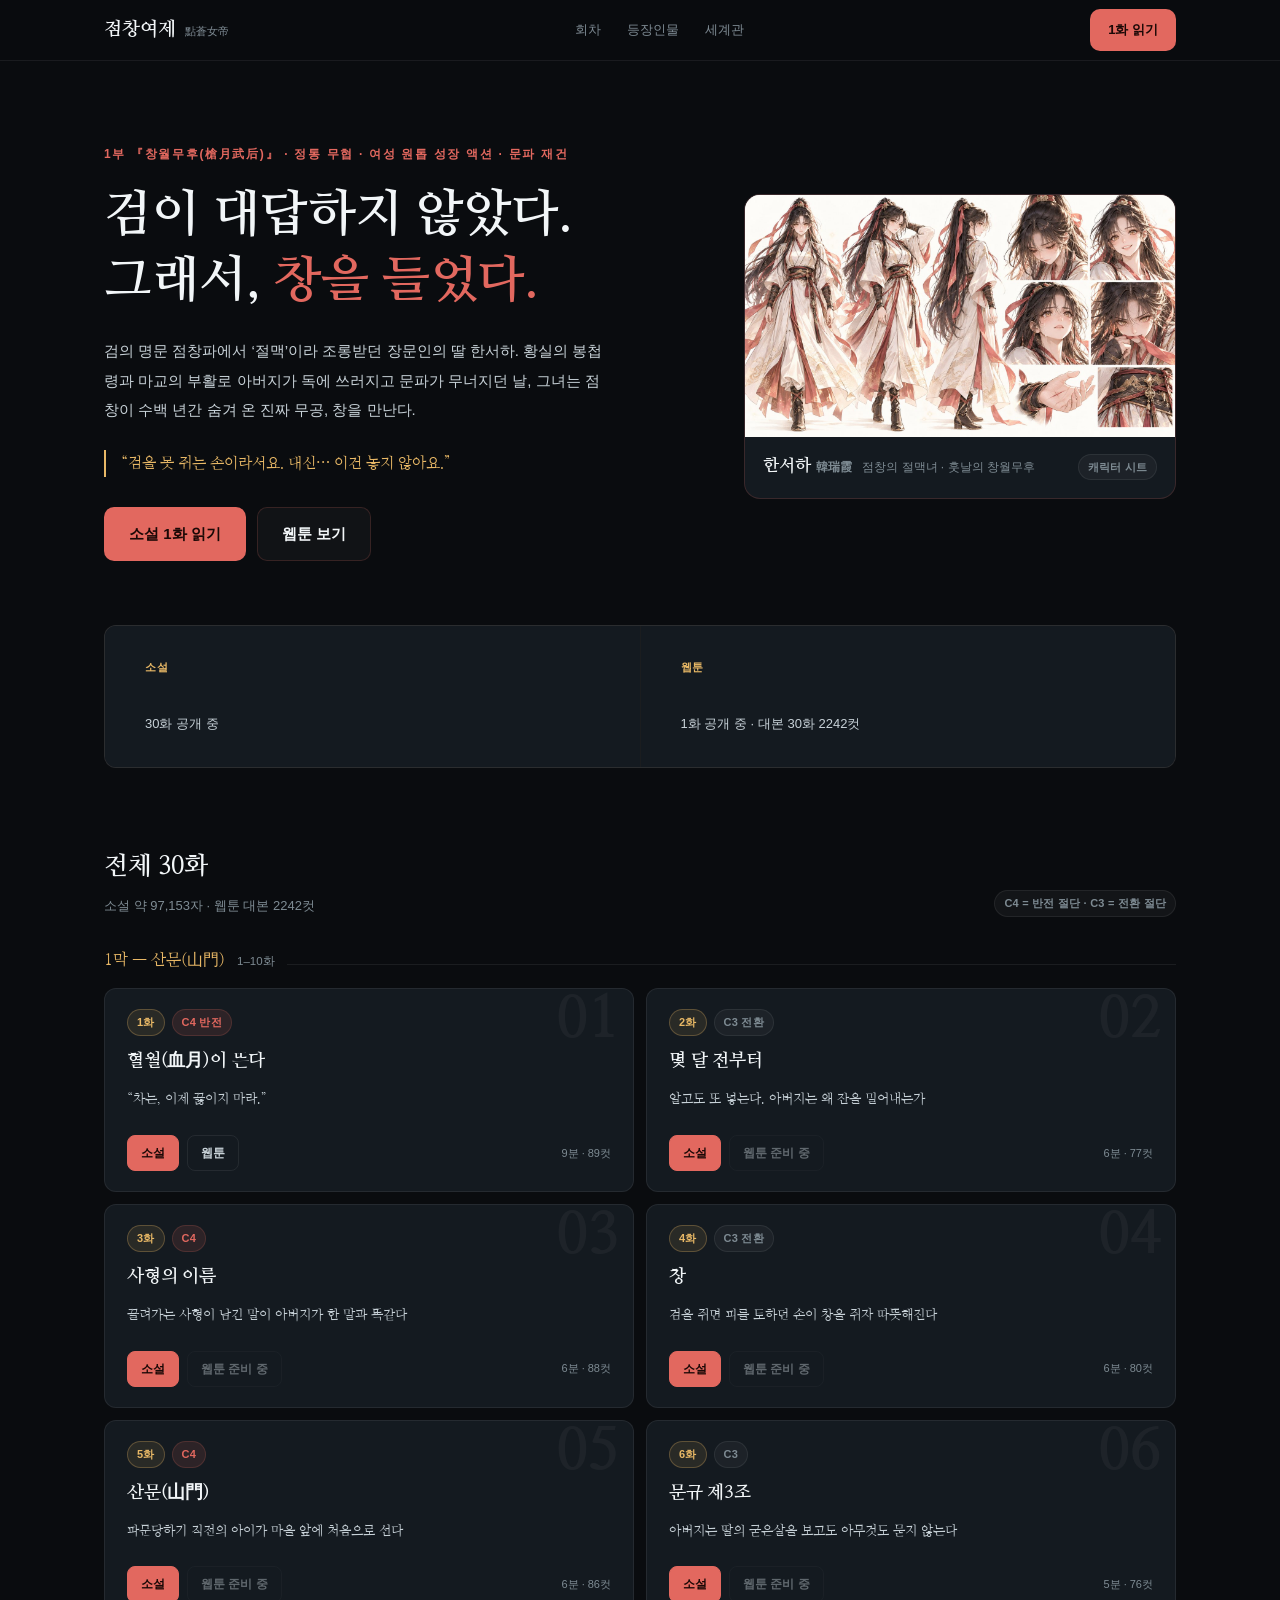
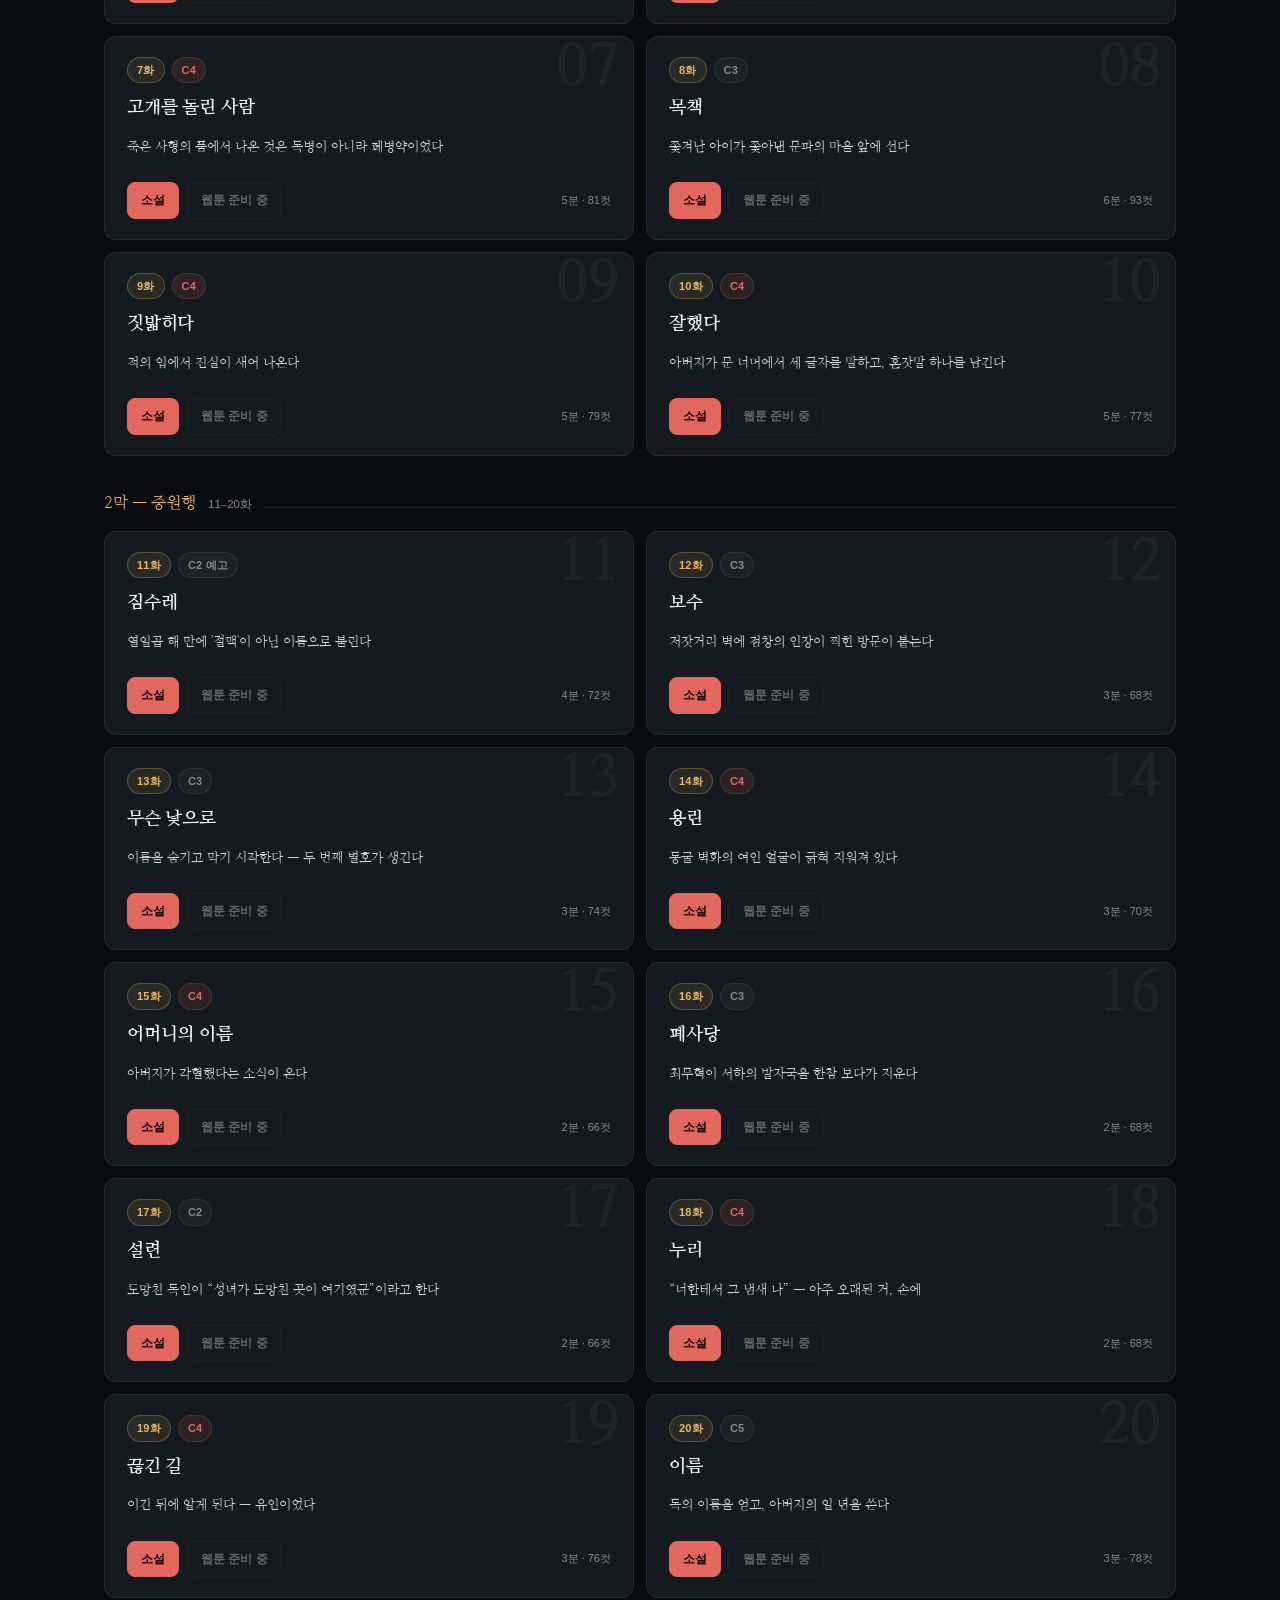
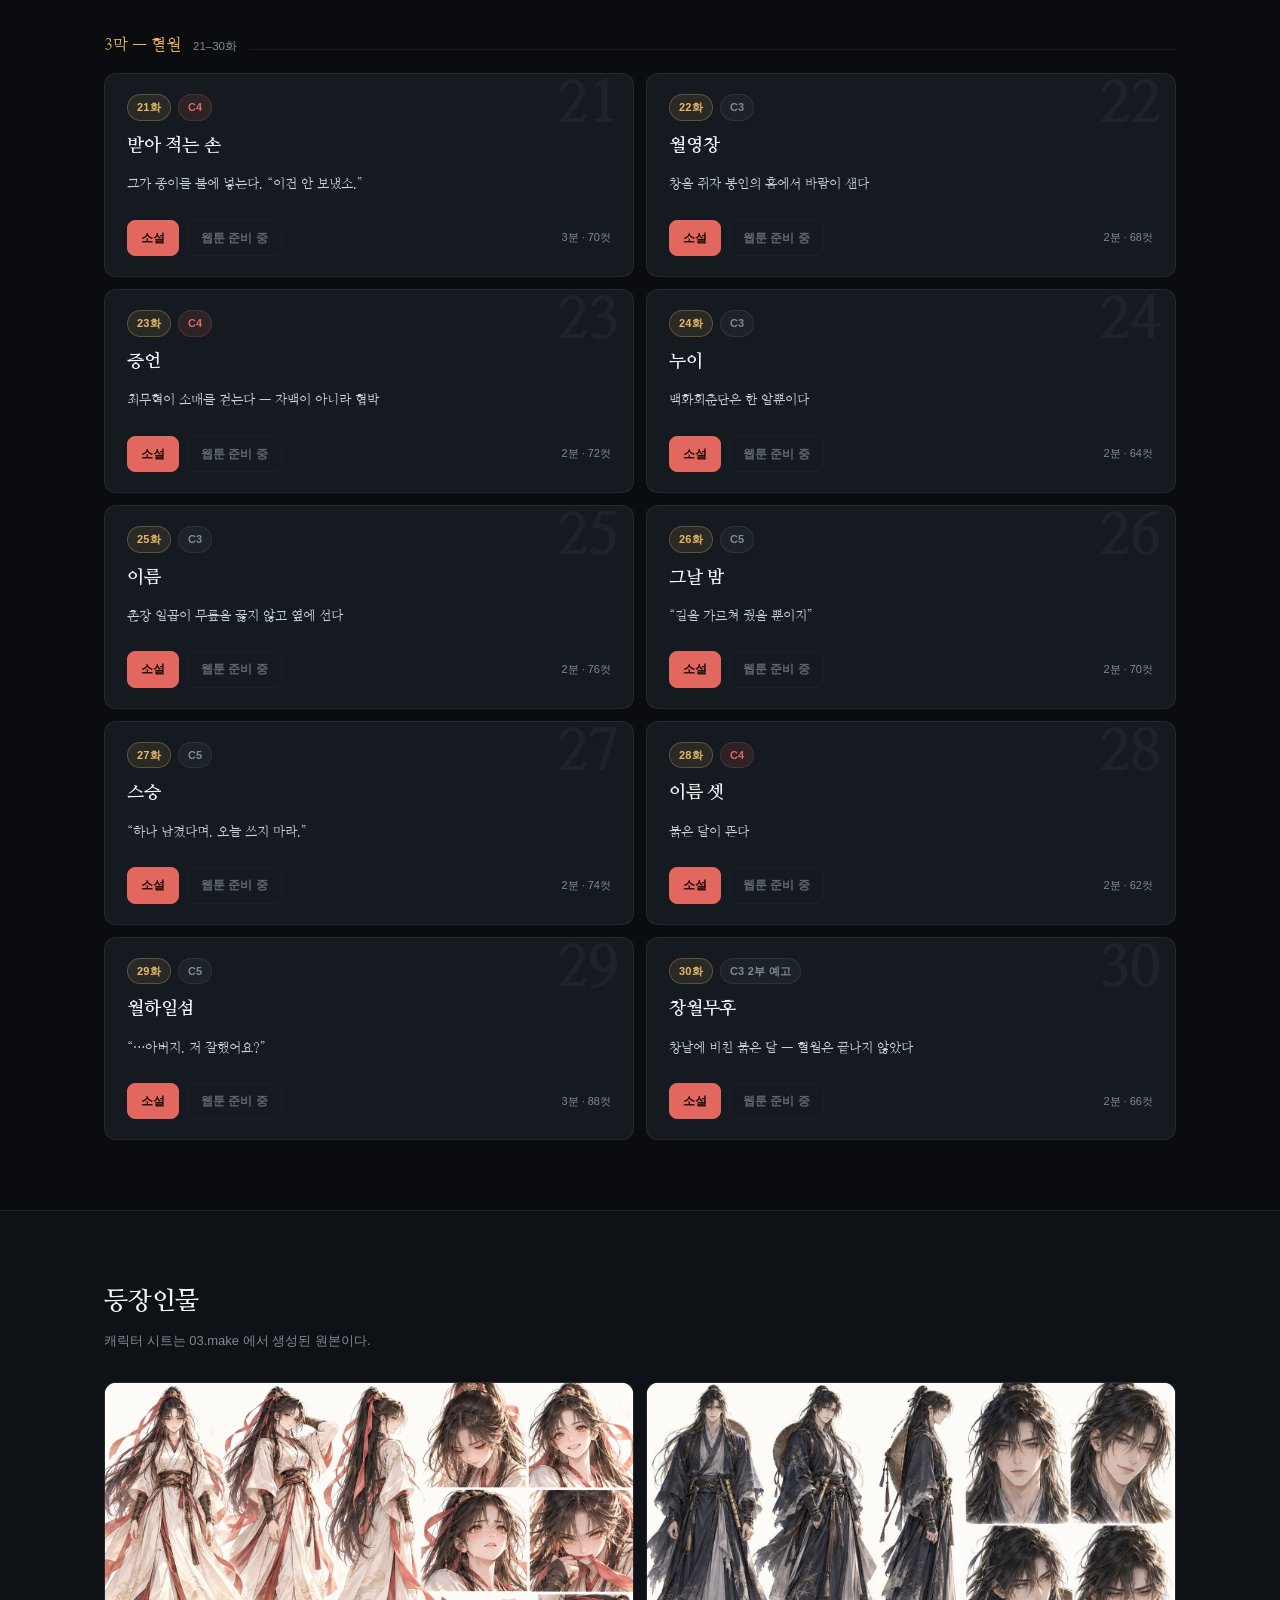
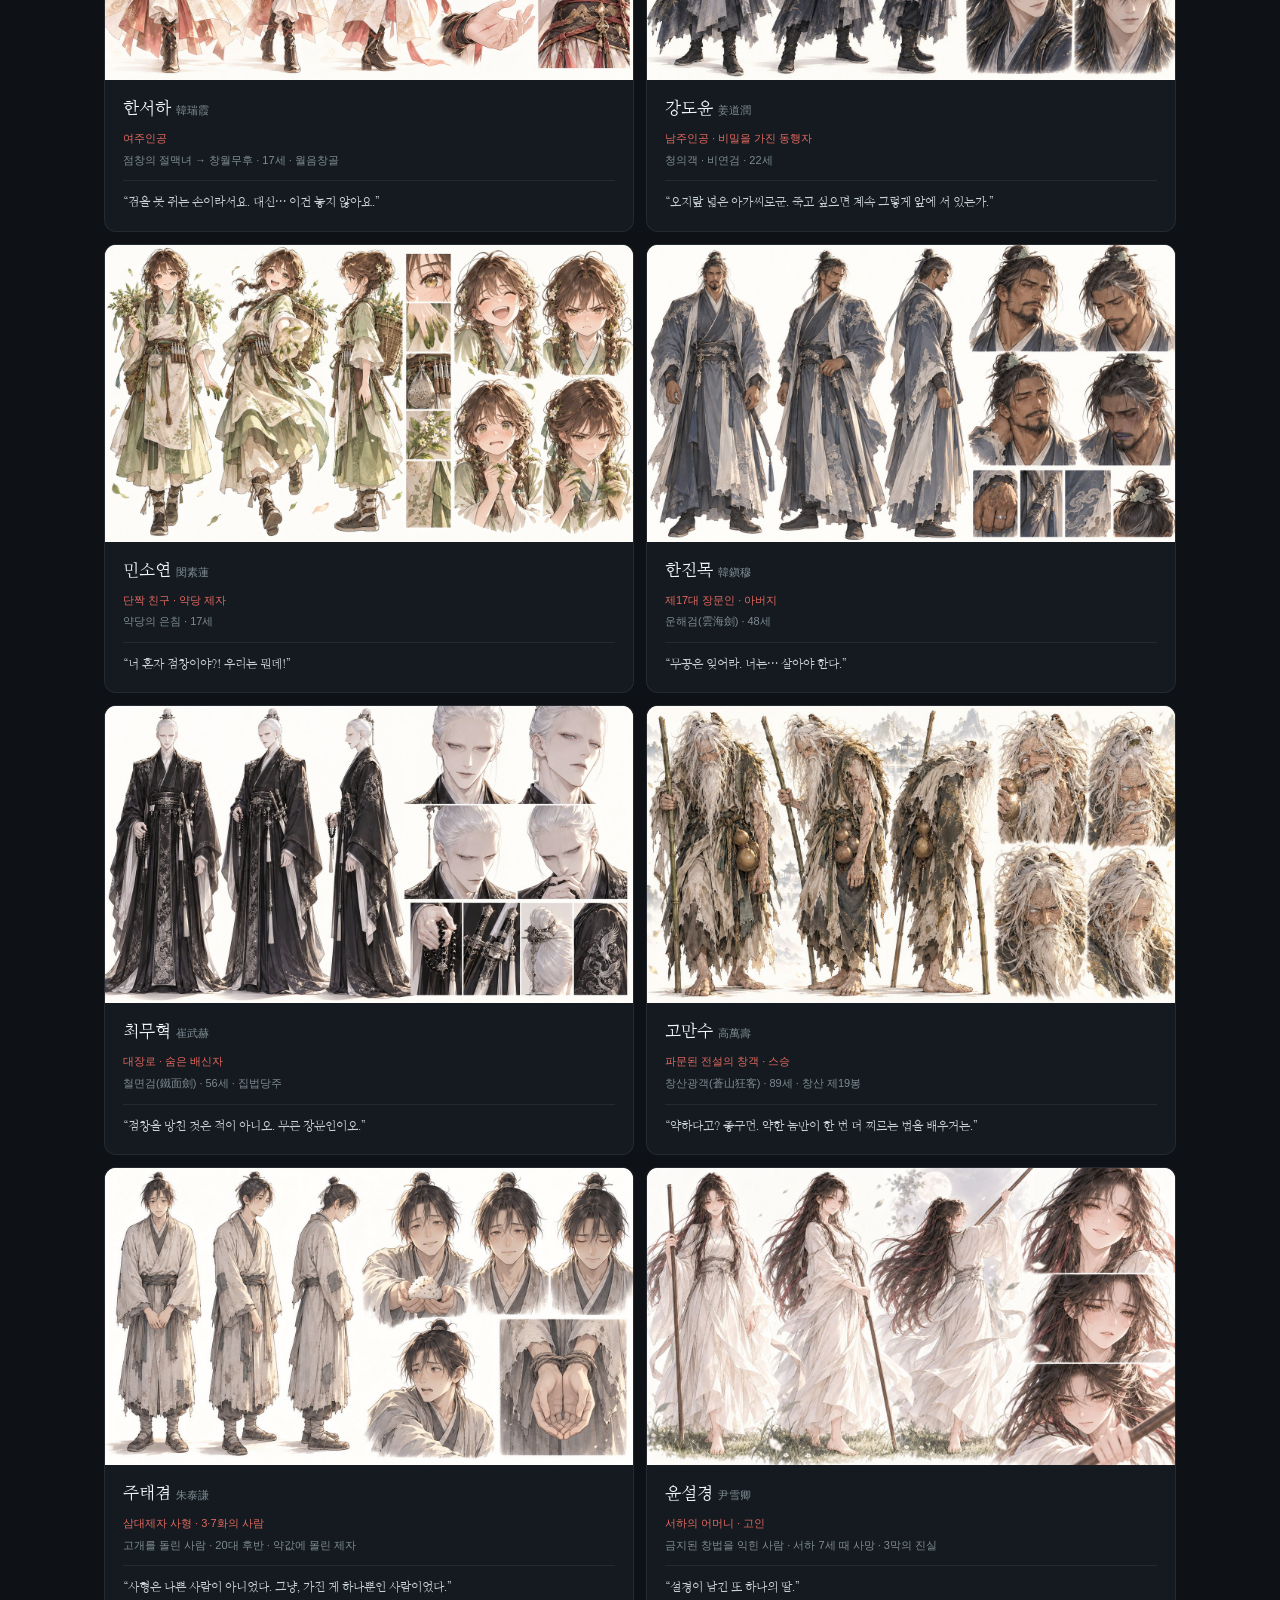
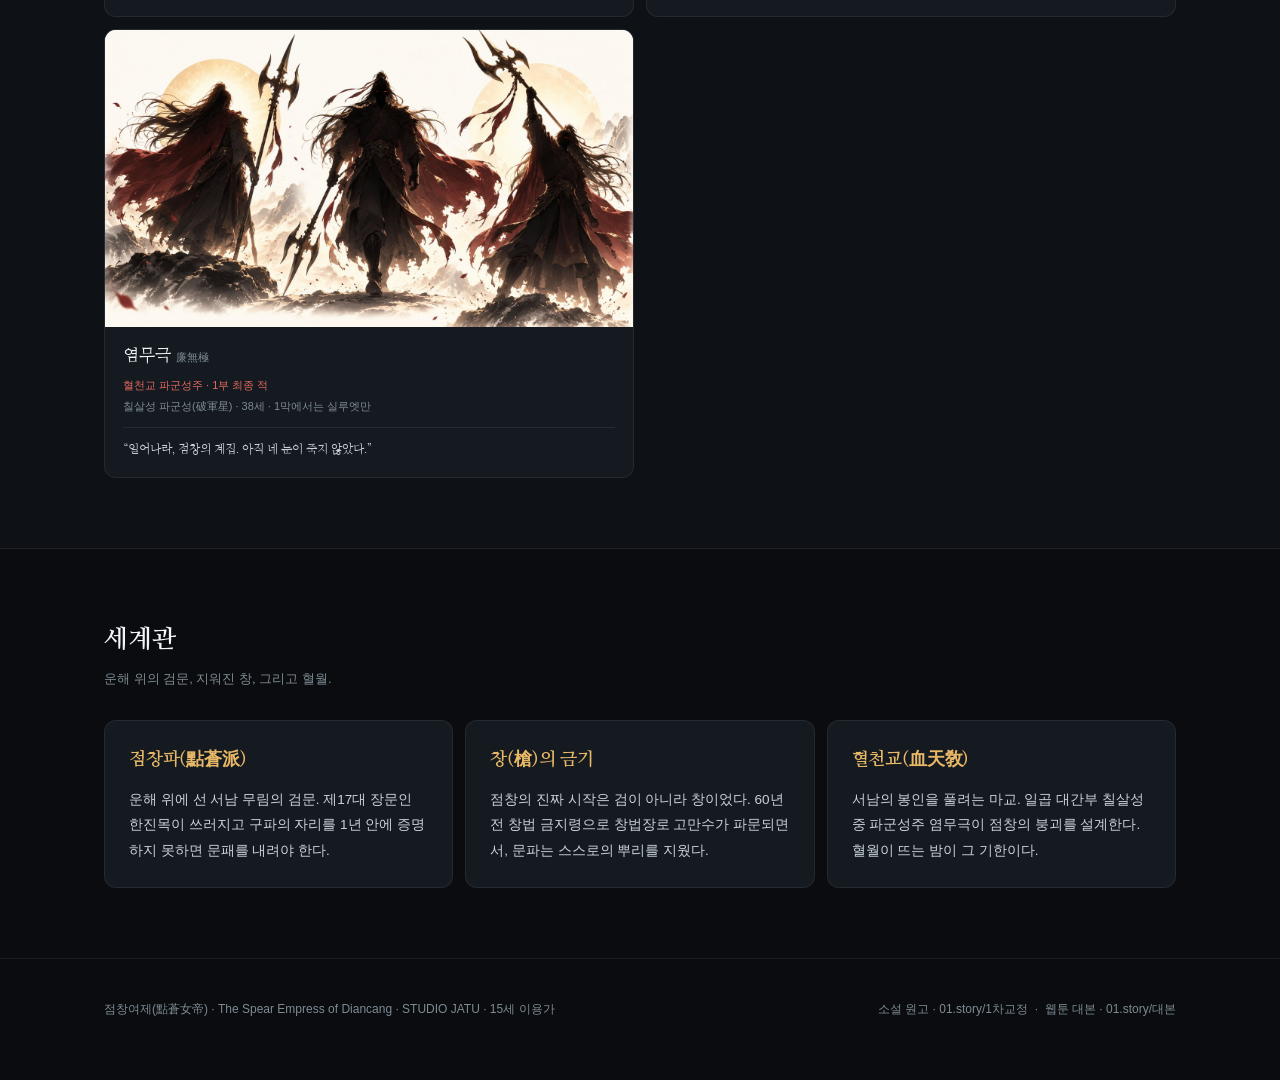
<file: index.html>
<!DOCTYPE html>
<html lang="ko">
<head>
<meta charset="utf-8"/>
<meta name="viewport" content="width=device-width, initial-scale=1"/>
<title>점창여제 — 작품관</title>
<meta name="description" content="검이 대답하지 않았다. 그래서, 창을 들었다. — 정통 무협 성장 액션 『점창여제』 1부 『창월무후』"/>
<link rel="preconnect" href="https://fonts.googleapis.com"/>
<link rel="preconnect" href="https://fonts.gstatic.com" crossorigin/>
<link href="https://fonts.googleapis.com/css2?family=Nanum+Myeongjo:wght@400;700;800&display=swap" rel="stylesheet"/>
<link rel="stylesheet" href="assets/css/app.css"/>
<style>
  header.nav { position: fixed; top: 0; left: 0; right: 0; z-index: 50;
    background: rgba(10,12,15,.82); backdrop-filter: blur(14px); border-bottom: 1px solid var(--line-soft); }
  .nav-in { max-width:1120px; margin:0 auto; padding:0 24px; height:60px; display:flex; align-items:center; justify-content:space-between; }
  .brand { display:flex; align-items:baseline; gap:9px; }
  .brand b { font-family:var(--serif); font-size:19px; color:var(--white); }
  .brand span { font-size:11px; color:var(--dim); }
  .nav-links { display:flex; gap:26px; font-size:13px; color:var(--dim); }
  .nav-links a:hover { color:var(--coral); }

  /* 히어로 */
  .hero { padding:132px 0 64px; }
  .hero-grid { display:grid; grid-template-columns:1.15fr .85fr; gap:56px; align-items:center; }
  .kicker { font-size:12px; letter-spacing:.14em; color:var(--coral); font-weight:700; margin-bottom:18px; }
  .hero h1 { font-size:clamp(30px,4.6vw,50px); line-height:1.32; color:var(--white); margin-bottom:22px; }
  .hero h1 em { font-style:normal; color:var(--coral); }
  .logline { font-size:15px; line-height:1.95; color:var(--mist); max-width:34em; margin-bottom:26px; }
  .quote { font-family:var(--serif); font-size:15px; color:var(--amber); border-left:2px solid var(--amber);
    padding-left:15px; margin:0 0 30px; line-height:1.8; }
  .cta { display:flex; gap:11px; flex-wrap:wrap; }
  /* 캐릭터 시트는 흰 배경 16:9 모델시트다. 잘라내지 않고 판에 얹어 보여준다. */
  .sheet-plate { border:1px solid var(--line); border-radius:16px; overflow:hidden; background:var(--panel); }
  .sheet-plate .img { background:#f6f3ee; aspect-ratio:16/9; display:flex; }
  .sheet-plate .img img { width:100%; height:100%; object-fit:contain; }
  .sheet-plate figcaption { padding:15px 18px 17px; font-size:12px; color:var(--dim);
    display:flex; align-items:baseline; gap:10px; flex-wrap:wrap; }
  .sheet-plate figcaption b { font-family:var(--serif); font-size:17px; color:var(--white); }

  /* 상태 배너 */
  .status { display:grid; grid-template-columns:1fr 1fr; gap:1px; background:var(--line-soft);
    border:1px solid var(--line-soft); border-radius:var(--r); overflow:hidden; margin-bottom:8px; }
  .status div { background:var(--panel); padding:16px 20px; }
  .status .k { font-size:11px; font-weight:700; letter-spacing:.08em; color:var(--amber); margin-bottom:5px; }
  .status .v { font-size:13px; color:var(--mist); }

  section.block { padding:70px 0; }
  .head { display:flex; align-items:flex-end; justify-content:space-between; gap:16px; margin-bottom:30px; }
  .head h2 { font-size:25px; color:var(--white); }
  .head p { margin:6px 0 0; font-size:13px; color:var(--dim); }

  /* 회차 */
  .eps { display:grid; grid-template-columns:repeat(2,1fr); gap:12px; }
  .act-head { display:flex; align-items:baseline; gap:12px; margin:34px 0 14px; }
  .act-head:first-child { margin-top:0; }
  .act-n { font-family:var(--serif); font-size:16px; color:var(--amber); }
  .act-r { font-size:11.5px; color:var(--dim); }
  .act-head::after { content:""; flex:1; height:1px; background:var(--line-soft); }
  .ep { position:relative; padding:20px 22px; overflow:hidden; }
  .ep .num { position:absolute; right:14px; top:2px; font-family:var(--serif); font-size:58px;
    font-weight:800; color:rgba(255,255,255,.045); line-height:1; pointer-events:none; }
  .ep .meta { display:flex; align-items:center; gap:7px; margin-bottom:10px; flex-wrap:wrap; }
  .ep h3 { font-size:18px; color:var(--white); margin-bottom:9px; }
  .ep .hook { font-size:13px; color:var(--mist); line-height:1.7; min-height:2.4em; margin-bottom:14px;
    font-family:var(--serif); }
  .ep .foot { display:flex; align-items:center; gap:8px; }
  .mini { font-size:12px; font-weight:700; padding:7px 13px; border-radius:8px;
    border:1px solid var(--line-soft); color:var(--mist); transition:all .15s var(--ease); }
  .mini:hover { border-color:var(--coral); color:var(--coral); }
  .mini.on { background:var(--coral); border-color:var(--coral); color:#1a0806; }
  .mini.off { opacity:.42; pointer-events:none; }
  .ep .len { margin-left:auto; font-size:11px; color:var(--dim); }

  /* 인물 */
  .chars { display:grid; grid-template-columns:repeat(2,1fr); gap:12px; }
  .ch { overflow:hidden; }
  .ch .ph { aspect-ratio:16/9; background:#f6f3ee; overflow:hidden; }
  .ch .ph img { width:100%; height:100%; object-fit:contain; transition:transform .4s var(--ease); }
  .ch:hover .ph img { transform:scale(1.03); }
  .ch .body { padding:15px 18px 18px; }
  .ch .nm { font-family:var(--serif); font-size:17px; color:var(--white); }
  .ch .nm small { font-size:11px; color:var(--dim); margin-left:5px; font-family:var(--sans); }
  .ch .role { font-size:11px; color:var(--coral); margin:5px 0 3px; }
  .ch .tag { font-size:11px; color:var(--dim); }
  .ch .q { font-family:var(--serif); font-size:12px; color:var(--mist); margin-top:11px;
    padding-top:11px; border-top:1px solid var(--line-soft); line-height:1.7; }

  /* 세계관 */
  .world { display:grid; grid-template-columns:repeat(3,1fr); gap:12px; }
  .world div { padding:24px; }
  .world h3 { font-size:18px; color:var(--amber); margin-bottom:11px; }
  .world p { margin:0; font-size:13.5px; line-height:1.9; color:var(--mist); }

  footer { border-top:1px solid var(--line-soft); padding:40px 0 60px; font-size:12px; color:var(--dim); }
  footer .fl { display:flex; justify-content:space-between; gap:20px; flex-wrap:wrap; }

  @media (max-width:900px) {
    .hero-grid { grid-template-columns:1fr; gap:34px; }
    .chars { grid-template-columns:1fr; }
    .world { grid-template-columns:1fr; }
  }
  @media (max-width:640px) {
    .wrap { padding:0 18px; }
    .nav-in { padding:0 18px; }
    .nav-links { display:none; }
    .hero { padding:104px 0 48px; }
    .eps { grid-template-columns:1fr; }
    .status { grid-template-columns:1fr; }
    section.block { padding:52px 0; }
  }
</style>
</head>
<body>

<header class="nav">
  <div class="nav-in">
    <a class="brand" href="index.html"><b>점창여제</b><span id="brand-sub"></span></a>
    <nav class="nav-links">
      <a href="#episodes">회차</a><a href="#characters">등장인물</a><a href="#world">세계관</a>
    </nav>
    <a class="btn btn-fill" style="padding:9px 17px;font-size:13px" id="cta-nav" href="#episodes">1화 읽기</a>
  </div>
</header>

<main>
  <section class="hero">
    <div class="wrap hero-grid">
      <div>
        <p class="kicker" id="kicker"></p>
        <h1>검이 대답하지 않았다.<br/>그래서, <em>창을 들었다.</em></h1>
        <p class="logline" id="logline"></p>
        <p class="quote" id="quote"></p>
        <div class="cta">
          <a class="btn btn-fill" id="cta-novel" href="#">소설 1화 읽기</a>
          <a class="btn btn-ghost" id="cta-webtoon" href="#">웹툰 보기</a>
        </div>
      </div>
      <figure class="sheet-plate" style="margin:0">
        <div class="img"><img src="assets/characters/CHAR-SEOHA.jpg" alt="한서하 캐릭터 시트"/></div>
        <figcaption><b>한서하 <span style="font-size:12px;color:var(--dim)">韓瑞霞</span></b>
          <span>점창의 절맥녀 · 훗날의 창월무후</span>
          <span class="badge mute" style="margin-left:auto">캐릭터 시트</span></figcaption>
      </figure>
    </div>
  </section>

  <div class="wrap">
    <div class="status">
      <div><div class="k">소설</div><div class="v" id="st-novel"></div></div>
      <div><div class="k">웹툰</div><div class="v" id="st-webtoon"></div></div>
    </div>
  </div>

  <section class="block" id="episodes">
    <div class="wrap">
      <div class="head">
        <div><h2 id="ep-title"></h2><p id="ep-sub"></p></div>
        <span class="badge mute">C4 = 반전 절단 · C3 = 전환 절단</span>
      </div>
      <div id="ep-list"></div>
    </div>
  </section>

  <section class="block" id="characters" style="background:var(--ink-2);border-block:1px solid var(--line-soft)">
    <div class="wrap">
      <div class="head"><div><h2>등장인물</h2><p>캐릭터 시트는 03.make 에서 생성된 원본이다.</p></div></div>
      <div class="chars" id="char-list"></div>
    </div>
  </section>

  <section class="block" id="world">
    <div class="wrap">
      <div class="head"><div><h2>세계관</h2><p>운해 위의 검문, 지워진 창, 그리고 혈월.</p></div></div>
      <div class="world" id="world-list"></div>
    </div>
  </section>
</main>

<footer>
  <div class="wrap fl">
    <div id="foot-left"></div>
    <div>소설 원고 · 01.story/1차교정 &nbsp;·&nbsp; 웹툰 대본 · 01.story/대본</div>
  </div>
</footer>

<script src="assets/js/series_data.js"></script>
<script>
(() => {
  const W = Series.work;
  const el = (id) => document.getElementById(id);

  el("brand-sub").textContent = W.hanja;
  el("kicker").textContent = `${W.part} · ${W.genre}`;
  el("logline").textContent = W.logline;
  el("quote").textContent = `“${W.quote}”`;

  el("foot-left").textContent = `${W.title}(${W.hanja}) · ${W.english} · ${W.author} · ${W.rating}`;

  const eps = Series.episodes;
  const totalChars = eps.reduce((s, e) => s + e.chars, 0);
  const totalCuts = eps.reduce((s, e) => s + e.scriptCuts, 0);
  const readyCuts = eps.filter((e) => e.webtoonReady).length;
  el("st-novel").textContent = W.status.novel(eps.length);
  el("st-webtoon").textContent = readyCuts
    ? `${readyCuts}화 공개 중 · 대본 ${eps.length}화 ${totalCuts}컷`
    : W.status.webtoon(eps.length, totalCuts);
  el("ep-title").textContent = `전체 ${eps.length}화`;
  el("ep-sub").textContent =
    `소설 약 ${totalChars.toLocaleString()}자 · 웹툰 대본 ${totalCuts}컷`;

  el("cta-novel").href = Series.link("novel", 1);
  el("cta-nav").href = Series.link("novel", 1);
  el("cta-webtoon").href = Series.link("webtoon", 1);

  // 회차 카드 — 막 단위로 묶는다. 원고가 늘어 2막이 생기면 여기도 저절로 생긴다.
  const card = (e) => {
    const title = e.title.replace(/^\d+화\s*—\s*/, "");
    const grade = e.cutGrade
      ? `<span class="badge${e.cutGrade === "C4" ? "" : " mute"}">${e.cutGrade}${e.cutGradeLabel ? " " + e.cutGradeLabel : ""}</span>`
      : "";
    return `
    <article class="card ep">
      <div class="num">${String(e.ep).padStart(2, "0")}</div>
      <div class="meta"><span class="badge amber">${e.ep}화</span>${grade}</div>
      <h3>${title}</h3>
      <p class="hook">${e.hook}</p>
      <div class="foot">
        <a class="mini on" href="${Series.link("novel", e.ep)}">소설</a>
        <a class="mini ${e.webtoonReady ? "" : "off"}" href="${e.webtoonReady ? Series.link("webtoon", e.ep) : "#"}"
           ${e.webtoonReady ? "" : 'aria-disabled="true" title="작화 준비 중"'}>웹툰${e.webtoonReady ? "" : " 준비 중"}</a>
        <span class="len">${e.minutes}분 · ${e.scriptCuts}컷</span>
      </div>
    </article>`;
  };

  el("ep-list").innerHTML = Series.byAct().map((g) => `
    <div class="act-head">
      <span class="act-n">${g.name}</span>
      <span class="act-r">${g.eps[0].ep}–${g.eps[g.eps.length - 1].ep}화</span>
    </div>
    <div class="eps">${g.eps.map(card).join("")}</div>`).join("");

  // 인물
  el("char-list").innerHTML = Series.characters.map((c) => `
    <article class="card ch">
      <div class="ph"><img src="${c.image}" alt="${c.name} 캐릭터 시트" loading="lazy"/></div>
      <div class="body">
        <div class="nm">${c.name}<small>${c.hanja}</small></div>
        <div class="role">${c.role}</div>
        <div class="tag">${c.epithet} · ${c.tag}</div>
        <div class="q">“${c.quote}”</div>
      </div>
    </article>`).join("");

  // 세계관
  el("world-list").innerHTML = Series.world.map((w) =>
    `<div class="card"><h3>${w.title}</h3><p>${w.body}</p></div>`).join("");
})();
</script>
</body>
</html>
</file>
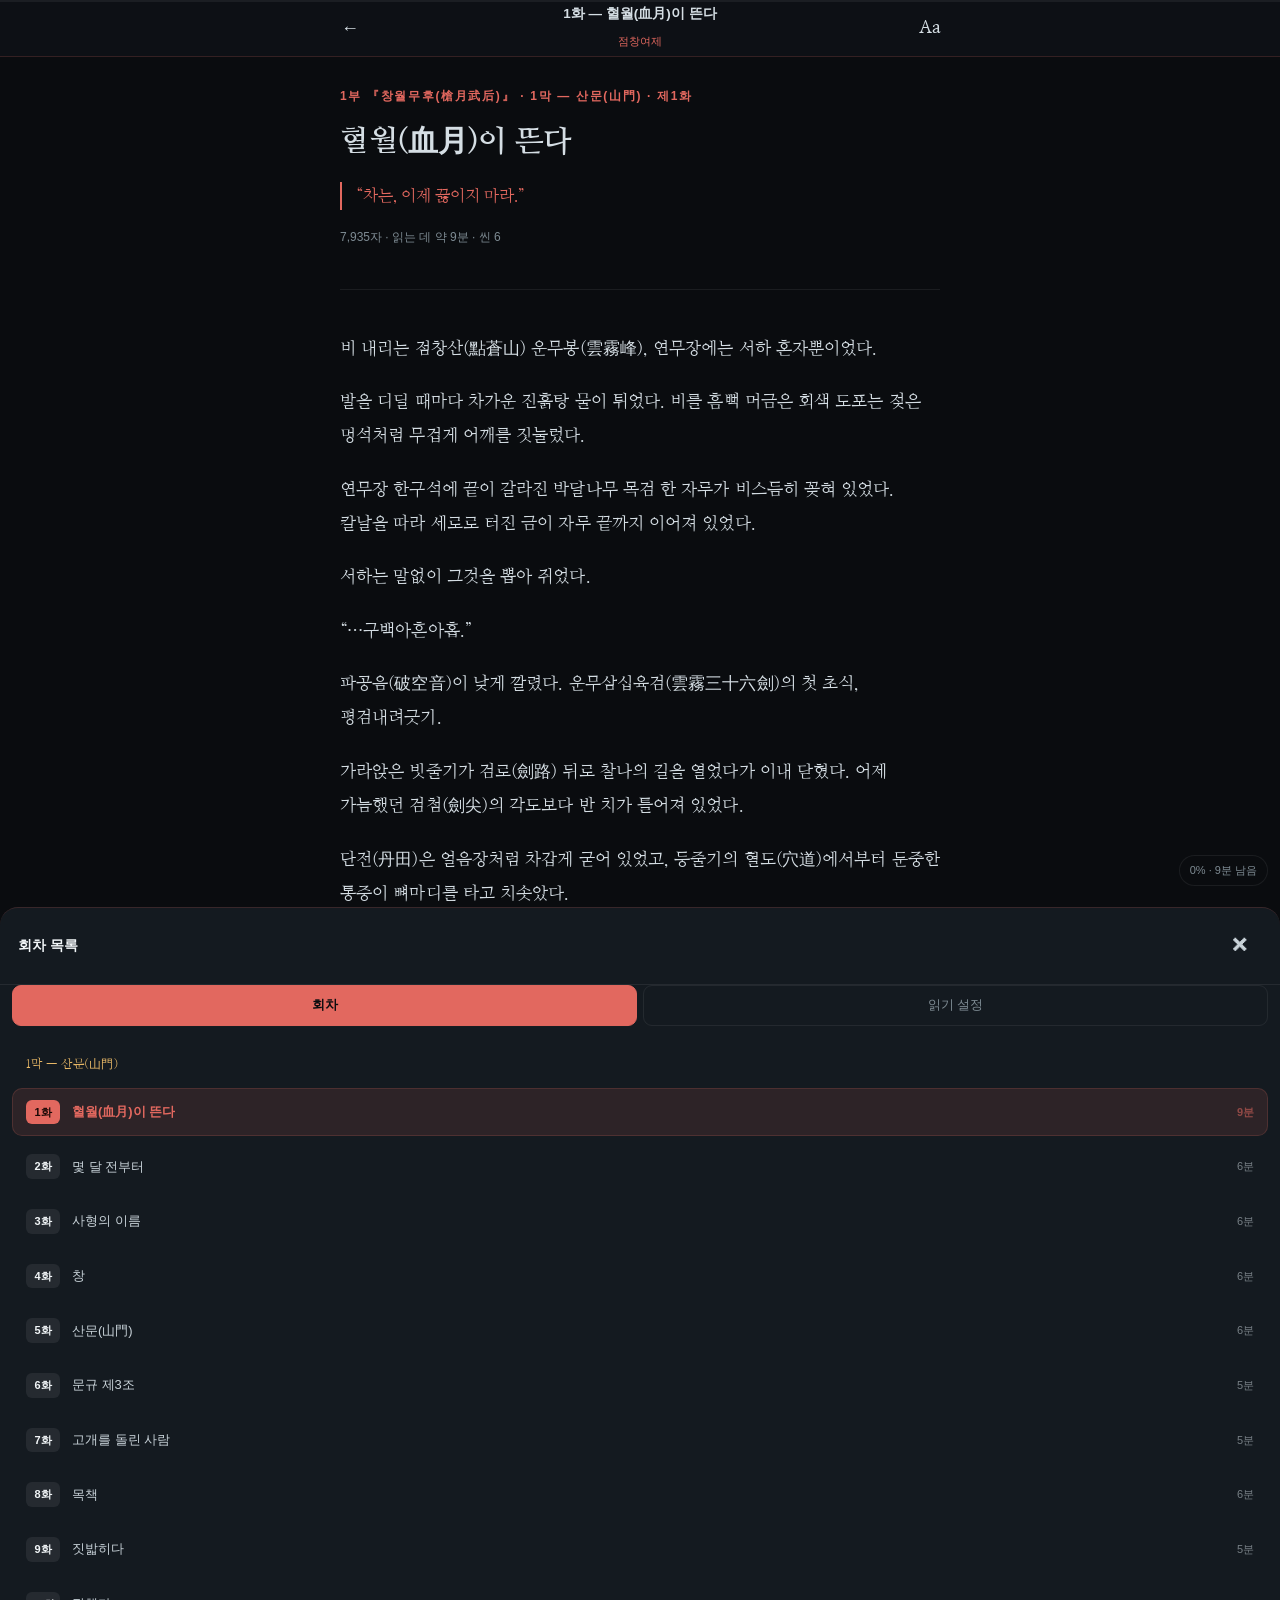
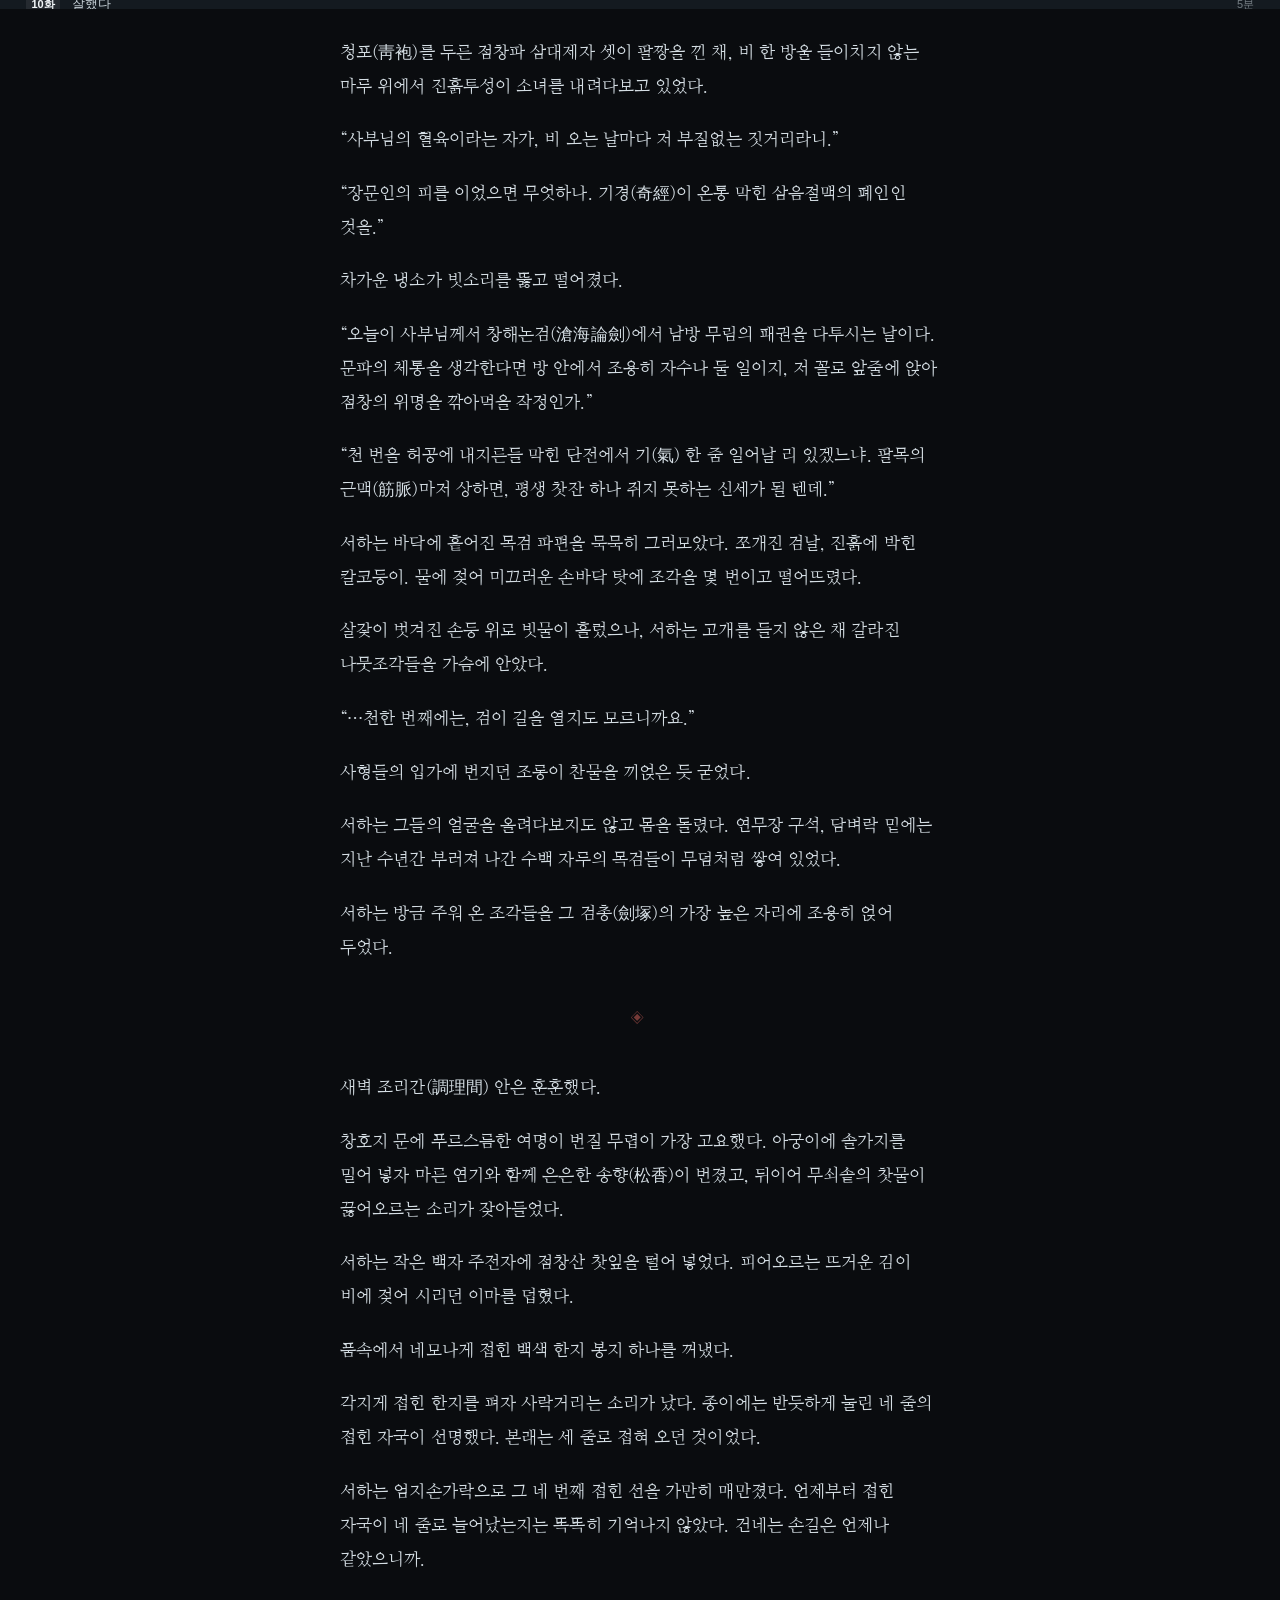
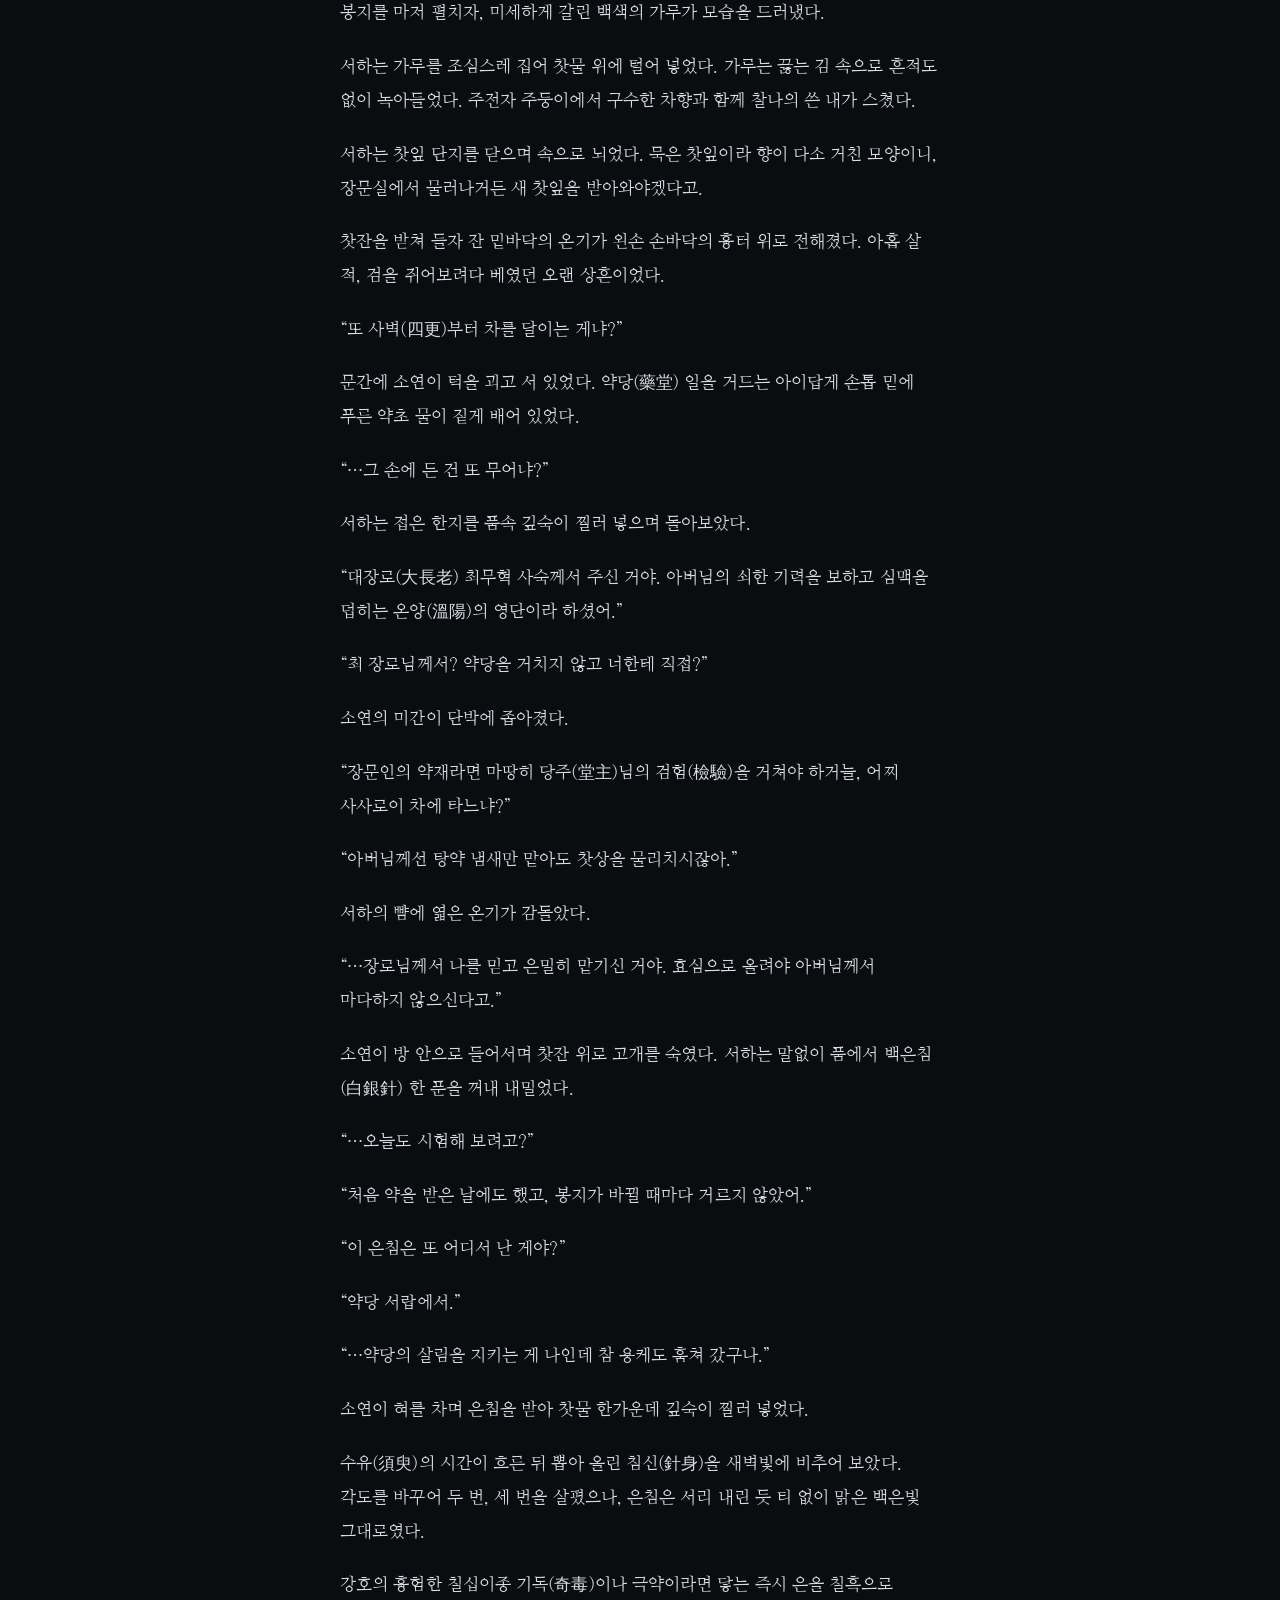
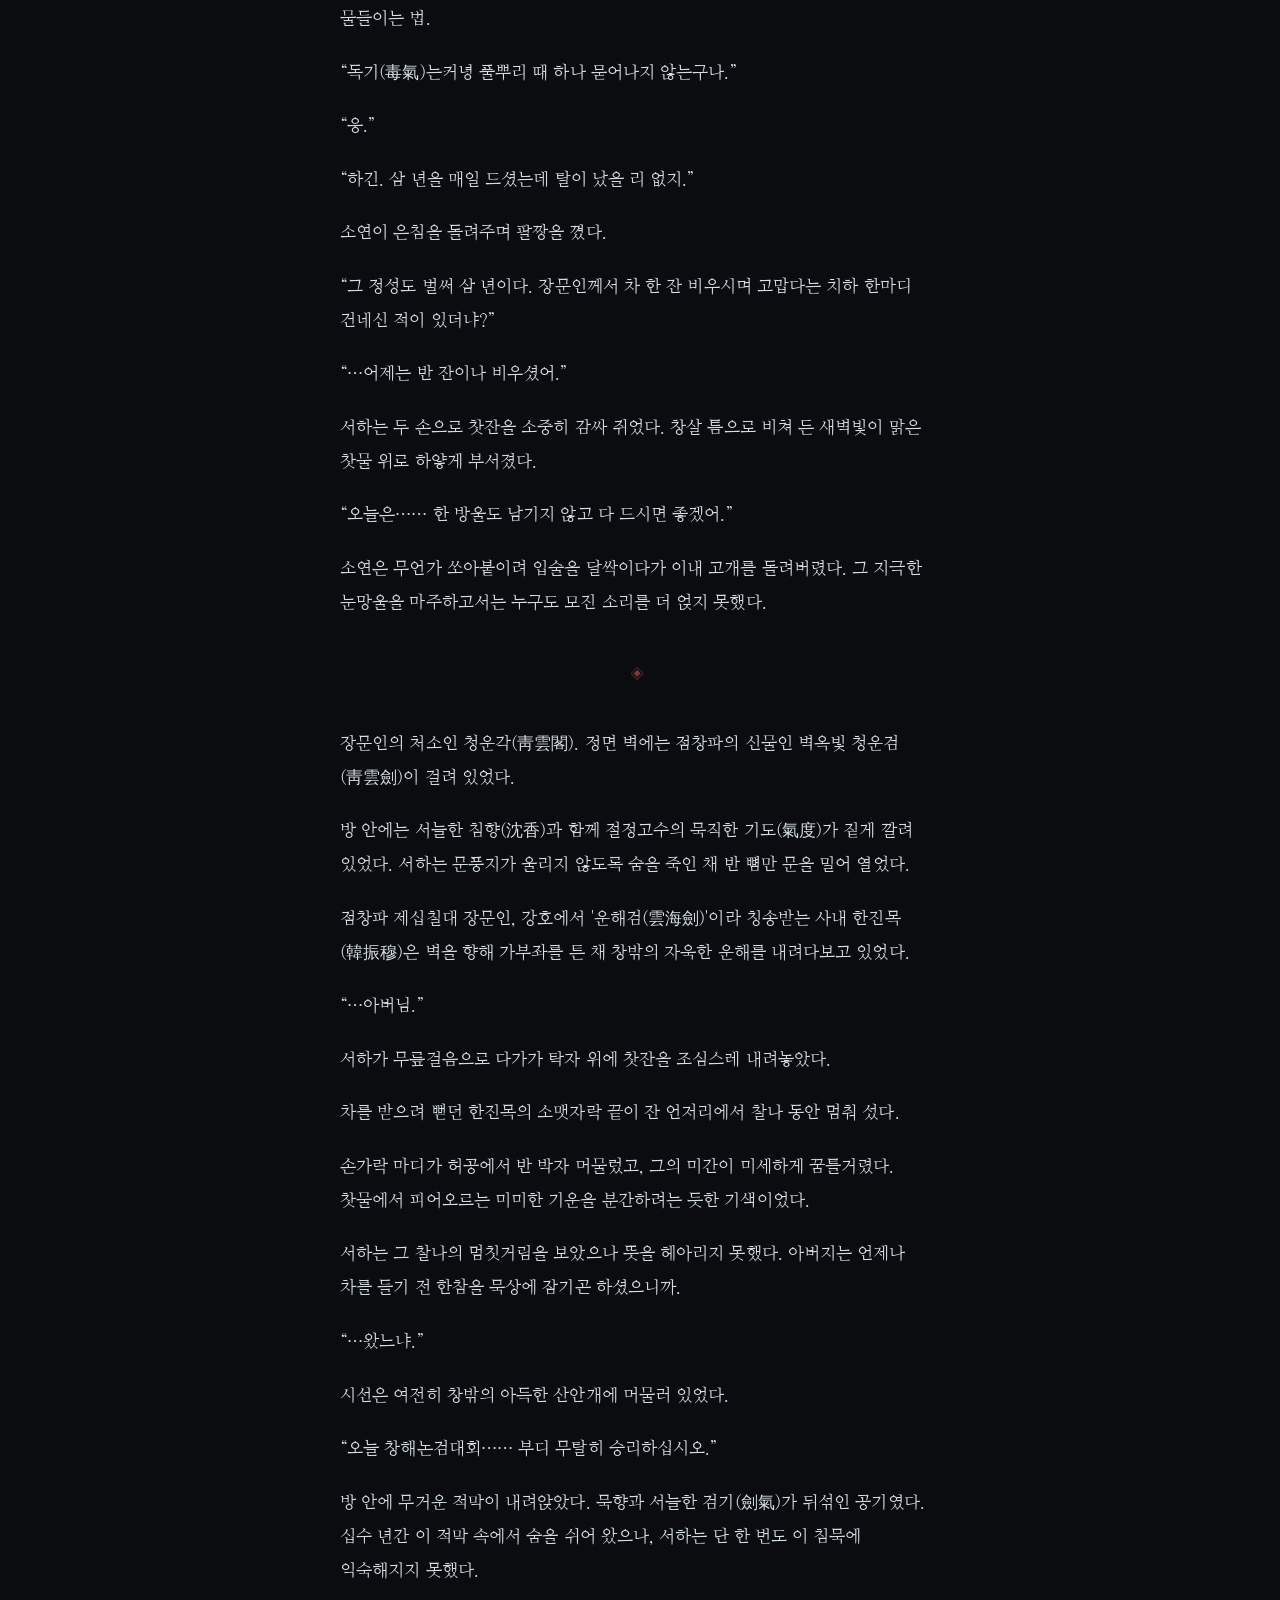
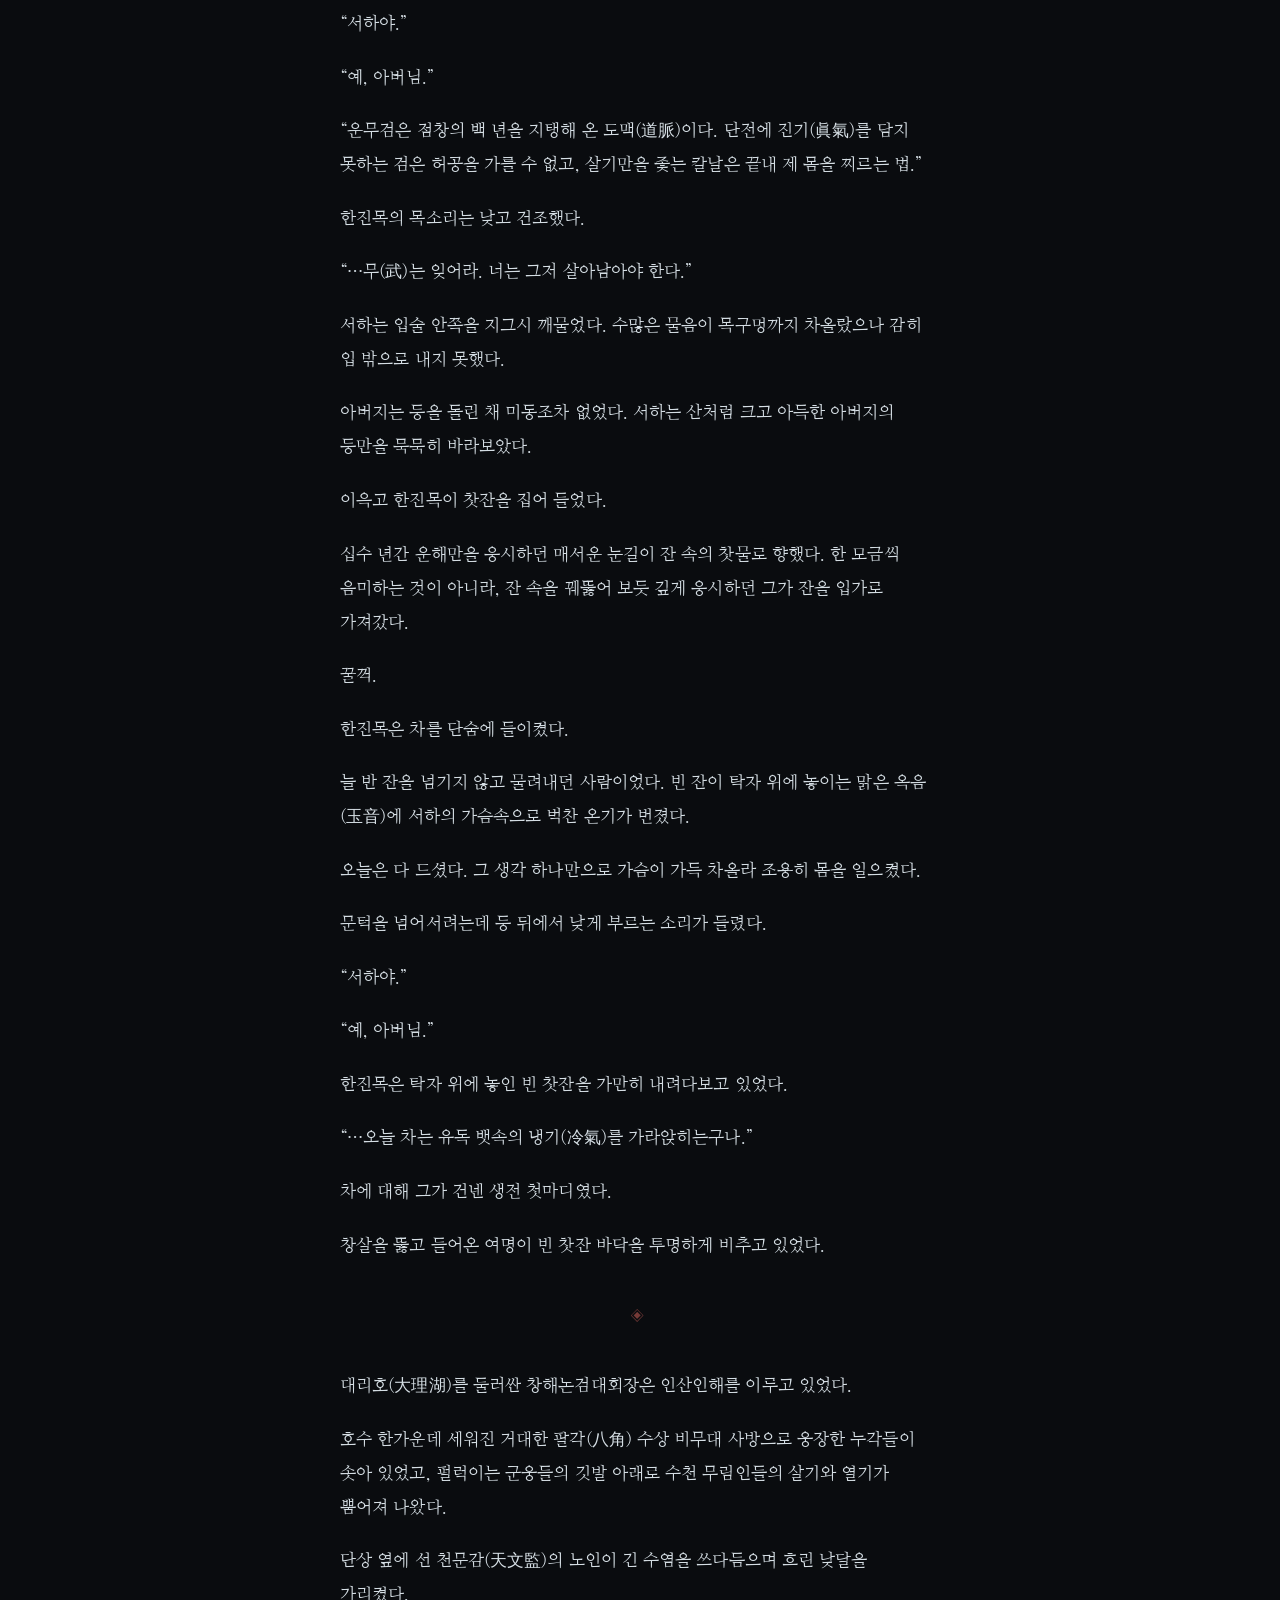
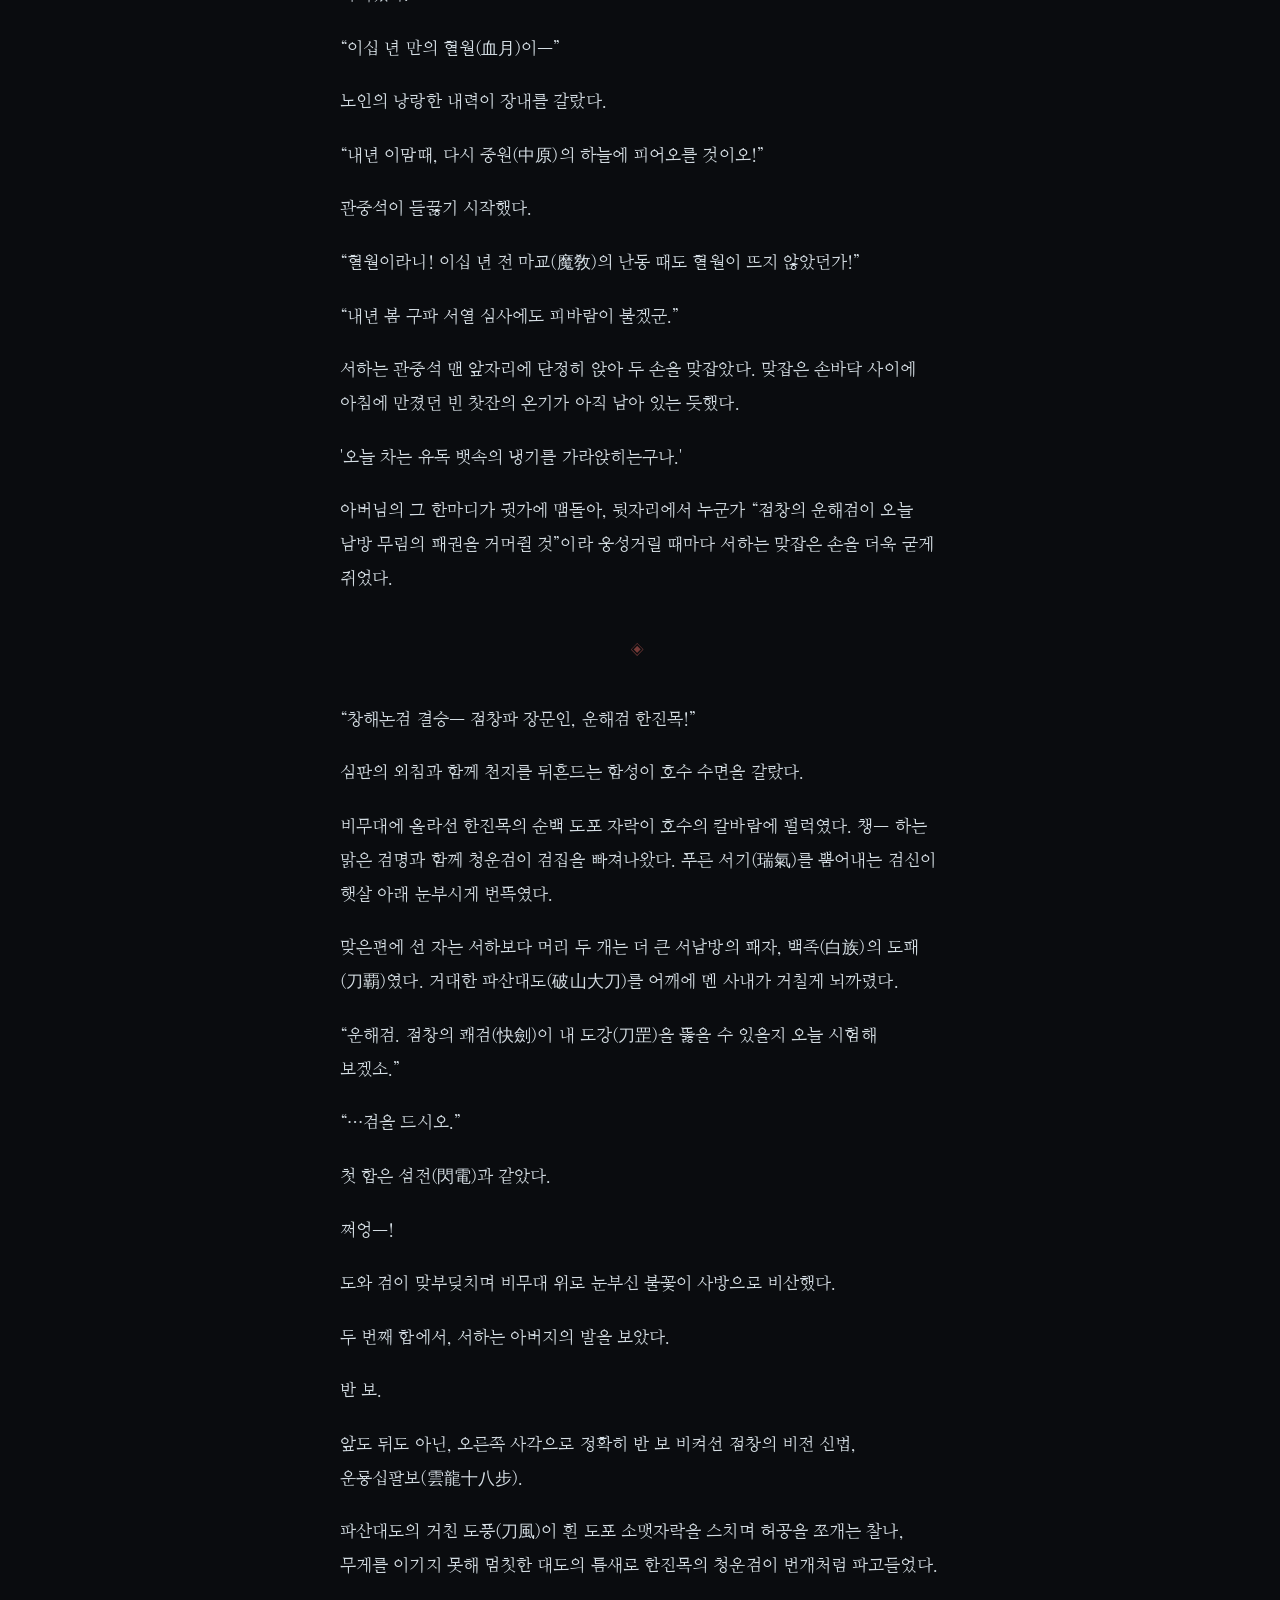
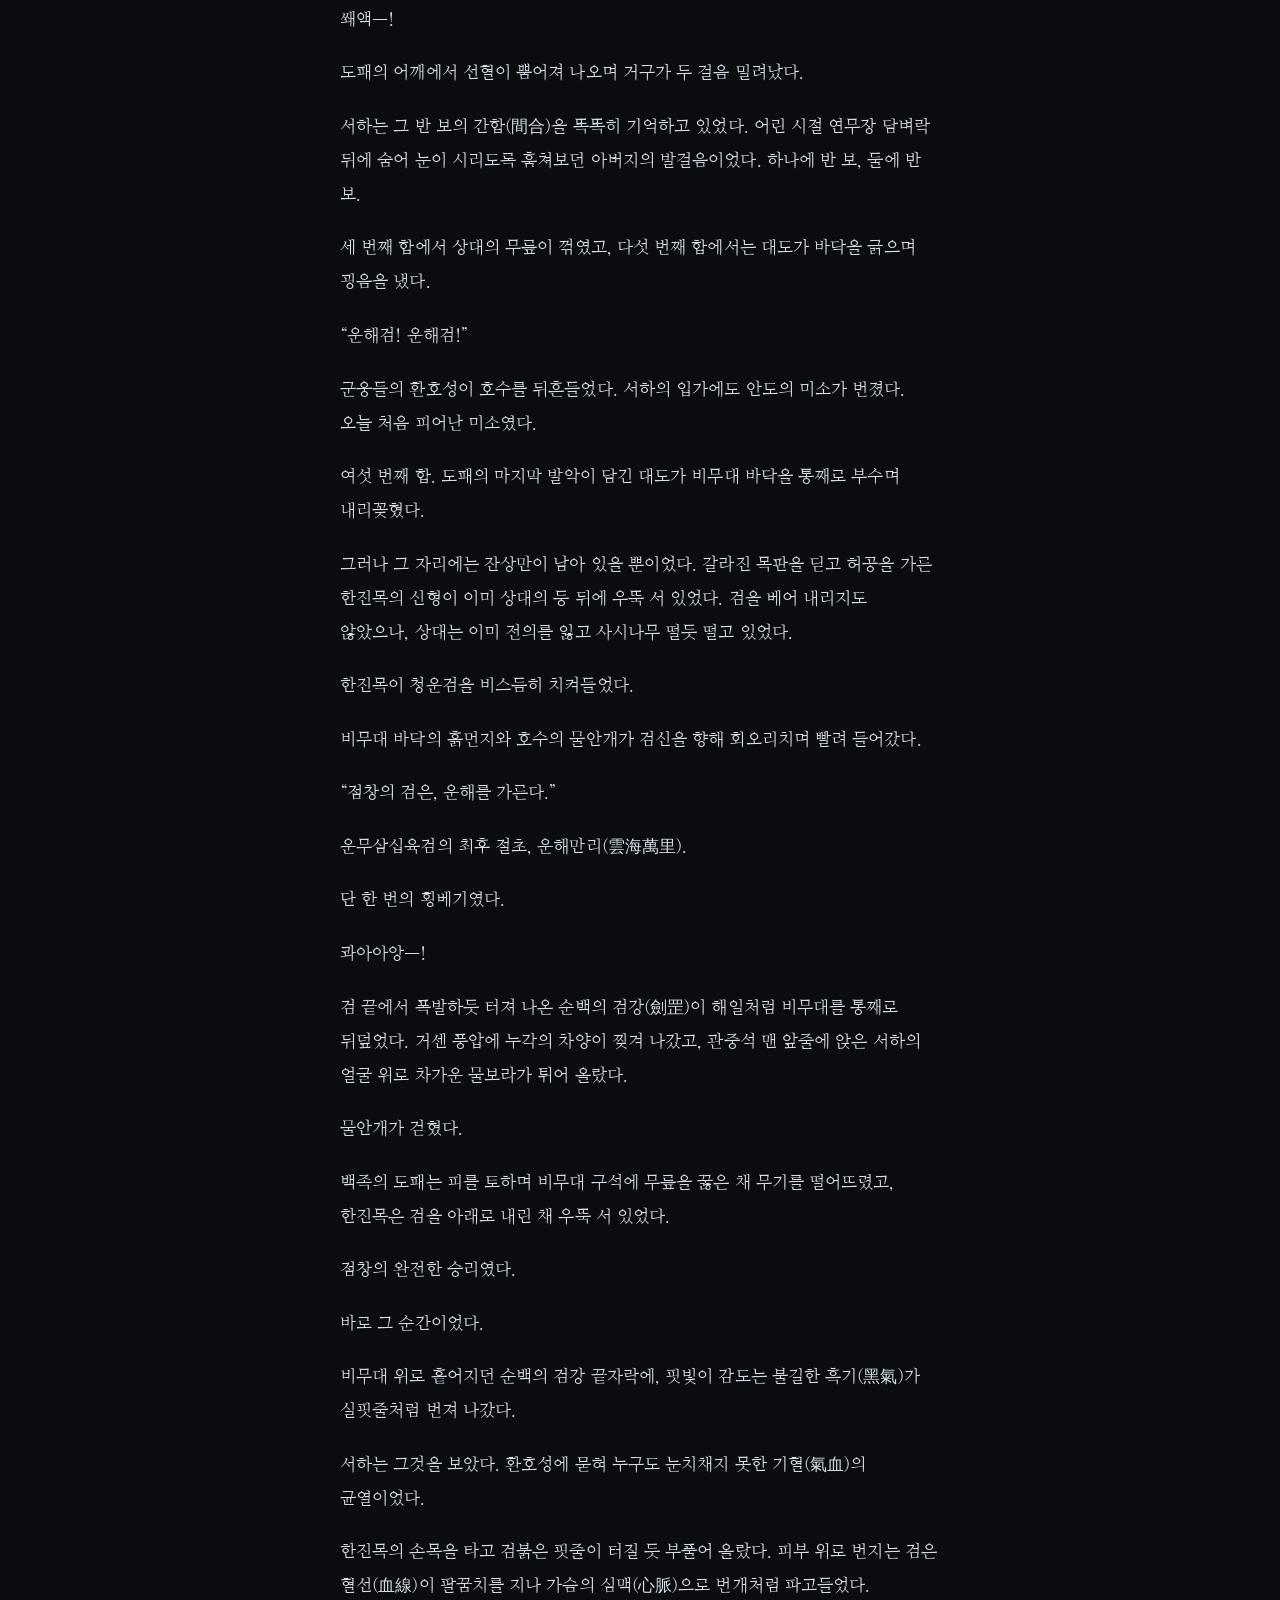
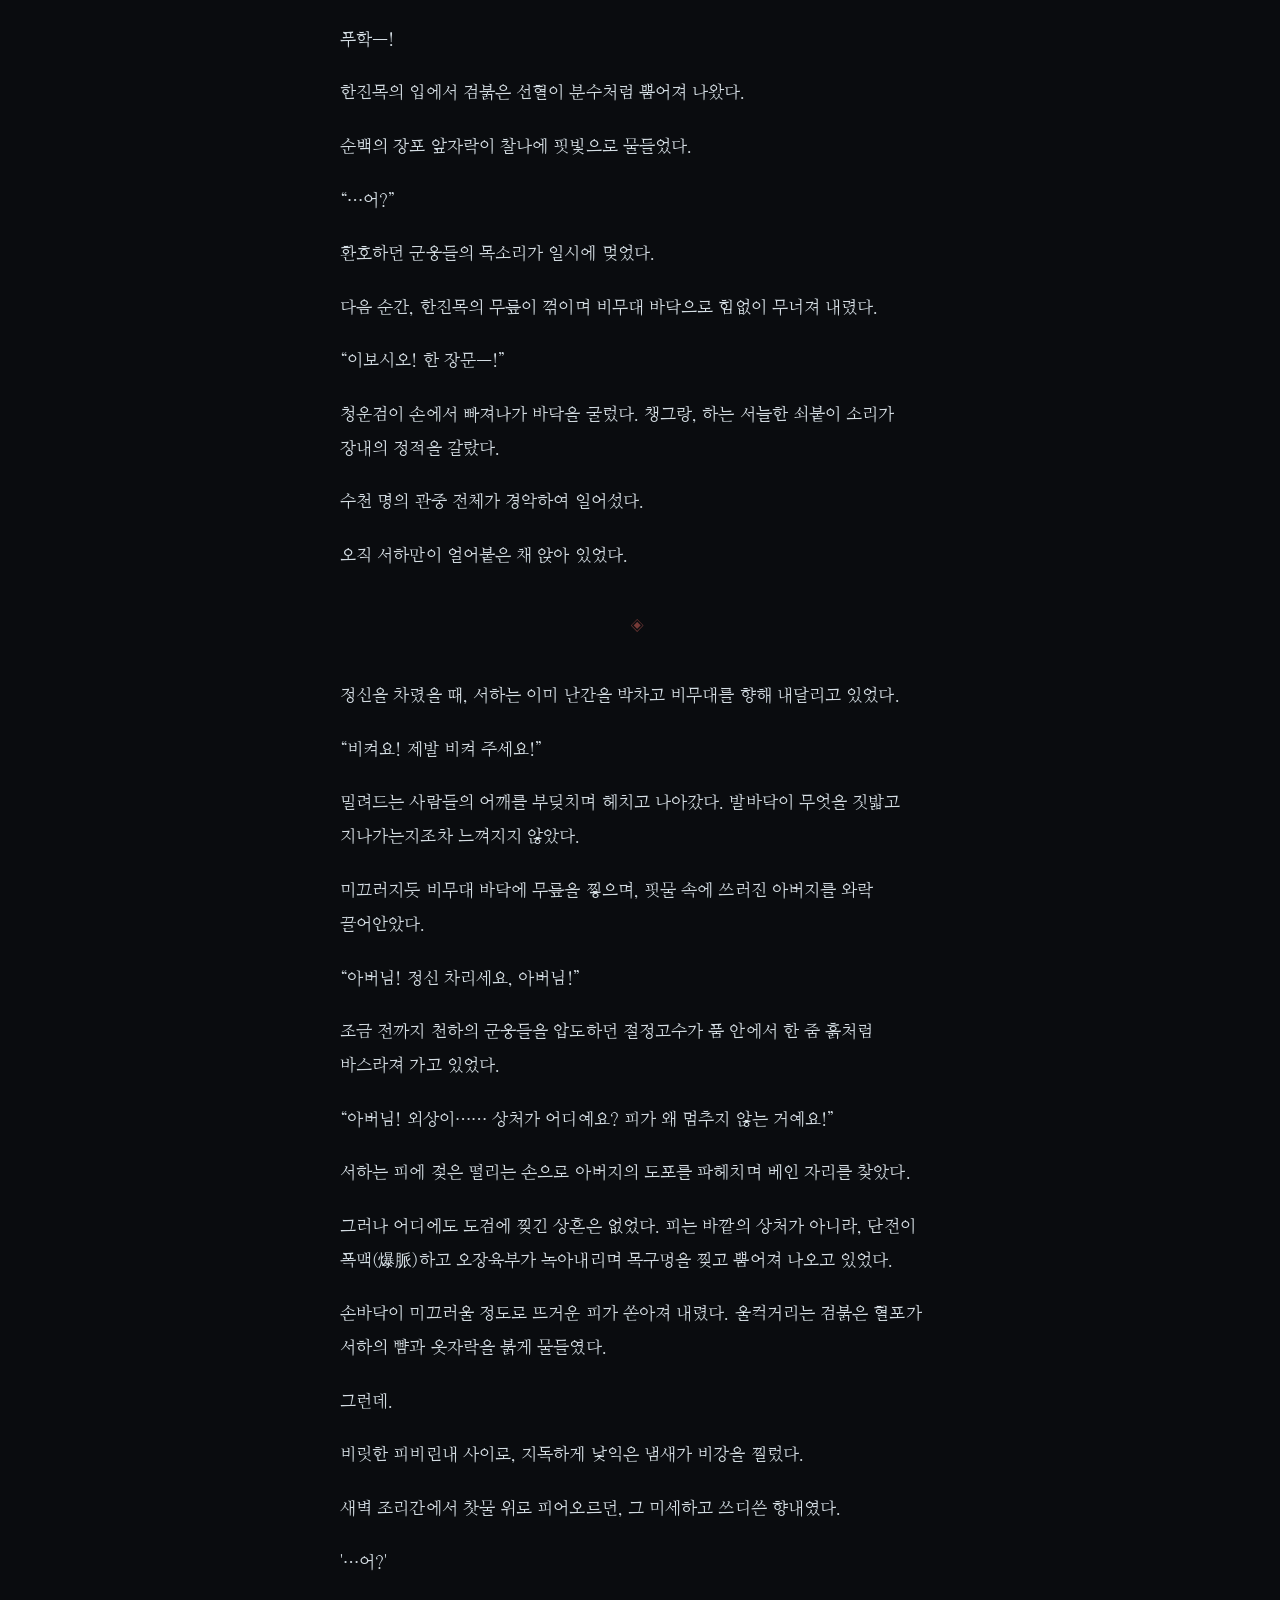
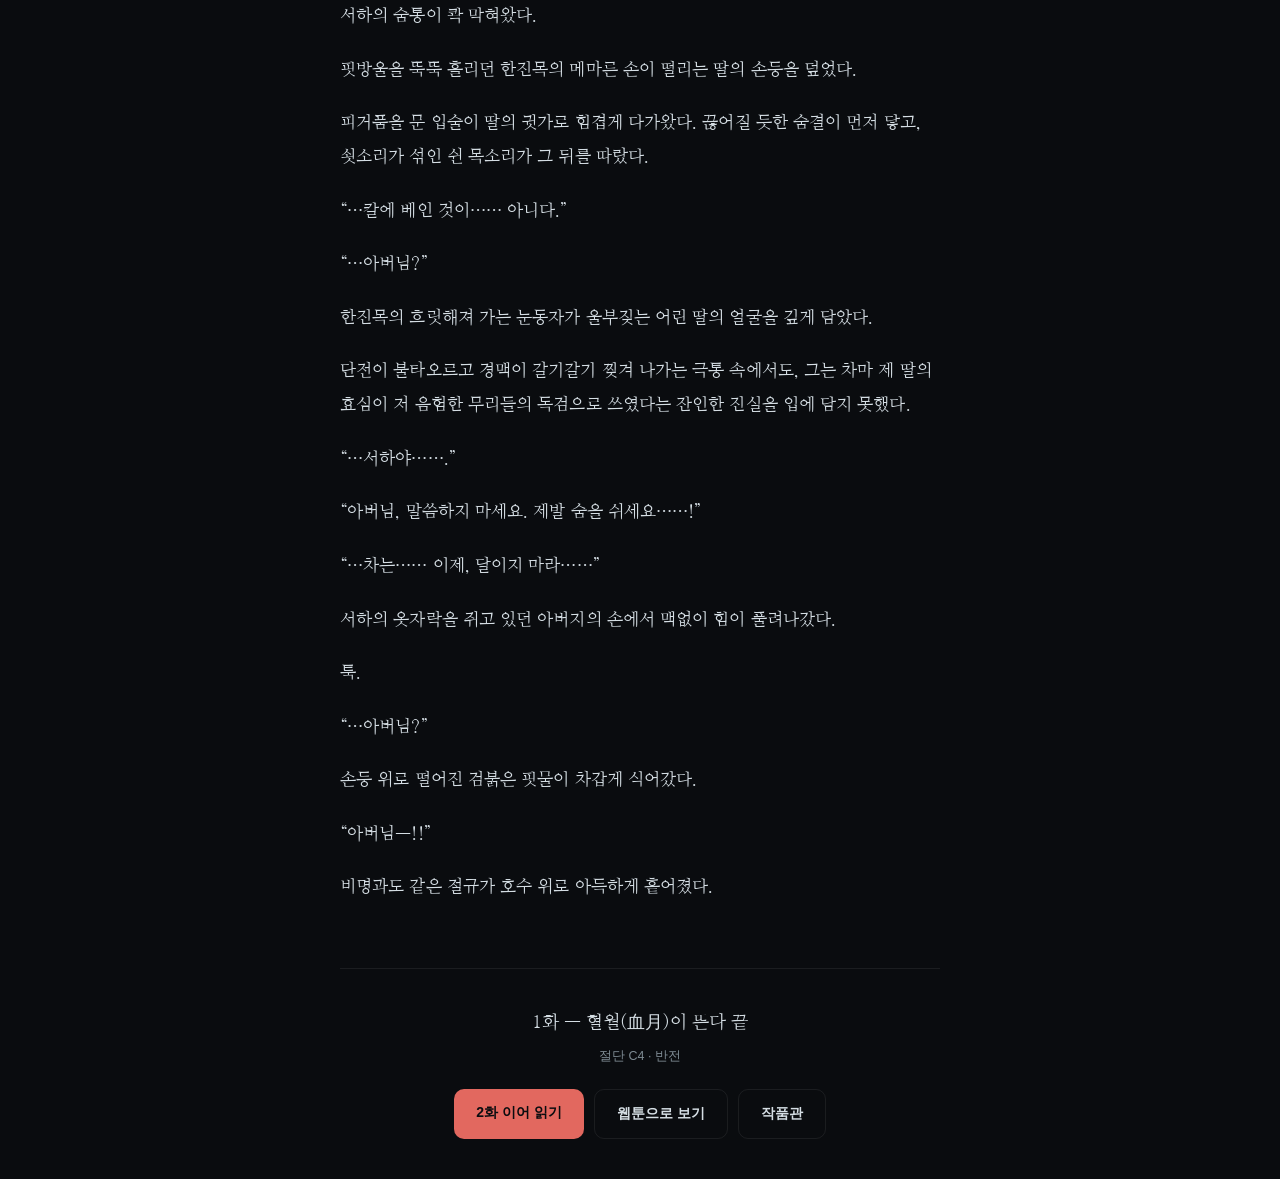
<file: novel_mobile.html>
<!DOCTYPE html>
<html lang="ko" data-theme="ink" data-size="2" data-lead="1" data-font="serif">
<head>
<meta charset="utf-8"/>
<meta name="viewport" content="width=device-width, initial-scale=1, viewport-fit=cover"/>
<title>점창여제 — 소설</title>
<link rel="preconnect" href="https://fonts.googleapis.com"/>
<link rel="preconnect" href="https://fonts.gstatic.com" crossorigin/>
<link href="https://fonts.googleapis.com/css2?family=Nanum+Myeongjo:wght@400;700;800&display=swap" rel="stylesheet"/>
<link rel="stylesheet" href="assets/css/app.css"/>
<link rel="stylesheet" href="assets/css/novel.css"/>
<style>.bar .icon-btn { color: var(--text); }</style>
<style>
  .bar-inner { max-width: 640px; }
  .ttl { flex:1; text-align:center; min-width:0; }
  .ttl b { display:block; font-size:13.5px; font-weight:700; color:var(--text);
    overflow:hidden; text-overflow:ellipsis; white-space:nowrap; }
  .ttl span { font-size:10.5px; color:var(--accent); }
  main { max-width:640px; margin:0 auto; padding:calc(var(--bar) + 30px) 20px 40px; }
  .pct { position:fixed; right:12px; bottom:calc(14px + env(safe-area-inset-bottom));
    z-index:45; font-size:11px; color:var(--text-dim); font-family:var(--sans);
    background:var(--paper); padding:5px 10px; border-radius:999px; border:1px solid var(--edge);
    transition:opacity .25s var(--ease); }
  .pct.hidden { opacity:0; }
  .resume { position:fixed; left:50%; transform:translateX(-50%); bottom:74px; z-index:46;
    display:none; align-items:center; gap:12px; padding:11px 15px; border-radius:999px;
    background:var(--panel); border:1px solid var(--line); font-size:13px; color:var(--white);
    box-shadow:0 8px 28px rgba(0,0,0,.45); font-family:var(--sans); }
  .resume.show { display:flex; }
  .resume b { color:var(--coral); }
  .sheet .tabs { display:flex; gap:6px; padding:0 12px 12px; }
  .sheet .tabs button { flex:1; padding:9px; border-radius:9px; border:1px solid var(--edge);
    font-size:12.5px; font-family:var(--sans); color:var(--text-dim); }
  .sheet .tabs button[aria-pressed="true"] { background:var(--accent); border-color:var(--accent);
    color:var(--paper); font-weight:700; }
  #settings-body { padding:4px 18px 26px; display:none; }
  #settings-body.show { display:block; }
  #list-body.hide { display:none; }
</style>
</head>
<body class="reader">

<div class="progress"><i id="pg"></i></div>

<header class="bar top" id="topbar">
  <div class="bar-inner">
    <a class="icon-btn" href="index.html" aria-label="작품관으로">←</a>
    <button class="ttl" id="btn-title" aria-label="회차 목록 열기">
      <b id="t-title">불러오는 중…</b><span id="t-sub">점창여제</span>
    </button>
    <button class="icon-btn" id="btn-settings" aria-label="읽기 설정" style="font-family:var(--serif);font-weight:700">Aa</button>
  </div>
</header>

<main>
  <div class="opener">
    <div class="n" id="o-n"></div>
    <h1 id="o-title"></h1>
    <p class="hook" id="o-hook"></p>
    <div class="info" id="o-info"></div>
  </div>
  <article class="prose" id="prose"></article>
  <div class="ending" id="ending" hidden>
    <div class="done" id="e-done"></div>
    <div class="cut" id="e-cut"></div>
    <div class="acts">
      <a class="go" id="e-next">다음 화</a>
      <a class="go alt" id="e-webtoon">웹툰으로 보기</a>
      <a class="go alt" href="index.html">작품관</a>
    </div>
  </div>
</main>

<div class="pct" id="pct">0%</div>
<button class="resume" id="resume"><span>읽던 곳 <b id="resume-pct"></b></span><span style="color:var(--dim)">이어서 →</span></button>

<div class="sheet-back" id="back"></div>
<div class="sheet" id="sheet">
  <div class="sheet-head"><span id="sheet-title">회차 목록</span><button class="icon-btn" id="btn-close" aria-label="닫기">✕</button></div>
  <div class="tabs">
    <button id="tab-list" aria-pressed="true">회차</button>
    <button id="tab-set" aria-pressed="false">읽기 설정</button>
  </div>
  <div class="sheet-list" id="list-body"></div>
  <div id="settings-body"></div>
</div>

<script src="assets/js/series_data.js"></script>
<script src="assets/js/novel.js"></script>
<script src="assets/js/reader_ui.js"></script>
<script>
(() => {
  const ep = Series.epFromQuery();
  const meta = Series.get(ep);
  const $ = (id) => document.getElementById(id);

  Novel.apply(Novel.prefs());
  ReaderUI.settingsPanel($("settings-body"));

  document.title = `${meta.title} — 점창여제`;
  $("t-title").textContent = meta.title;
  $("o-n").textContent = `${Series.work.part} · ${Series.actLabel(ep)} · 제${ep}화`;
  $("o-title").textContent = meta.title.replace(/^\d+화\s*—\s*/, "");
  if (meta.hook) $("o-hook").textContent = meta.hook; else $("o-hook").hidden = true;
  $("o-info").textContent = `${meta.chars.toLocaleString()}자 · 읽는 데 약 ${meta.minutes}분 · 씬 ${meta.scenes}`;

  // 회차 목록 + 읽기 설정을 같은 바텀시트의 두 탭으로 둔다
  ReaderUI.episodeList($("list-body"), ep, (n) => `novel_mobile.html?ep=${n}`);
  const sheet = ReaderUI.sheet($("sheet"), $("back"), [$("btn-title"), $("btn-close")]);
  $("tab-list").onclick = () => swap(true);
  $("tab-set").onclick = () => swap(false);
  $("btn-settings").onclick = () => { swap(false); sheet.open(); };
  function swap(list) {
    $("tab-list").setAttribute("aria-pressed", list);
    $("tab-set").setAttribute("aria-pressed", !list);
    $("list-body").classList.toggle("hide", !list);
    $("settings-body").classList.toggle("show", !list);
    $("sheet-title").textContent = list ? "회차 목록" : "읽기 설정";
  }

  // 본문
  Novel.load(ep, (data) => {
    $("prose").innerHTML = Novel.render(data);
    $("ending").hidden = false;
    $("e-done").textContent = `${meta.title} 끝`;
    $("e-cut").textContent = meta.cutGrade
      ? `절단 ${meta.cutGrade}${meta.cutGradeLabel ? " · " + meta.cutGradeLabel : ""}`
      : "";
    ReaderUI.endLinks(meta, ep, (n) => `novel_mobile.html?ep=${n}`, "webtoon_mobile.html", $("e-next"), $("e-webtoon"));
    start();
  }, () => {
    $("prose").innerHTML = '<p style="color:var(--text-dim)">본문을 불러오지 못했습니다. <code>tools/build_web.py</code> 를 실행했는지 확인하세요.</p>';
  });

  function start() {
    Novel.track(window, ep, (r) => {
      $("pg").style.width = (r * 100).toFixed(1) + "%";
      const left = Math.max(0, Math.round(meta.minutes * (1 - r)));
      $("pct").textContent = `${Math.round(r * 100)}%` + (left ? ` · ${left}분 남음` : " · 끝");
    });

    // 읽던 곳 복원은 강요하지 않는다. 물어보고, 8초 뒤 사라진다.
    const saved = Novel.getPos(ep);
    if (saved > 0.04 && saved < 0.97) {
      $("resume-pct").textContent = Math.round(saved * 100) + "%";
      $("resume").classList.add("show");
      $("resume").onclick = () => { Novel.scrollTo(window, saved); $("resume").classList.remove("show"); };
      setTimeout(() => $("resume").classList.remove("show"), 8000);
    }

    // 읽는 중에는 UI 를 치운다 — 내려가면 숨기고, 올리거나 탭하면 보인다
    ReaderUI.autoHide([$("topbar")], $("pct"), document.querySelector("main"));
  }

  ReaderUI.keys({
    prev: () => ep > 1 && (location.href = `novel_mobile.html?ep=${ep - 1}`),
    next: () => ep < Series.count() && (location.href = `novel_mobile.html?ep=${ep + 1}`),
  });
})();
</script>
</body>
</html>
</file>
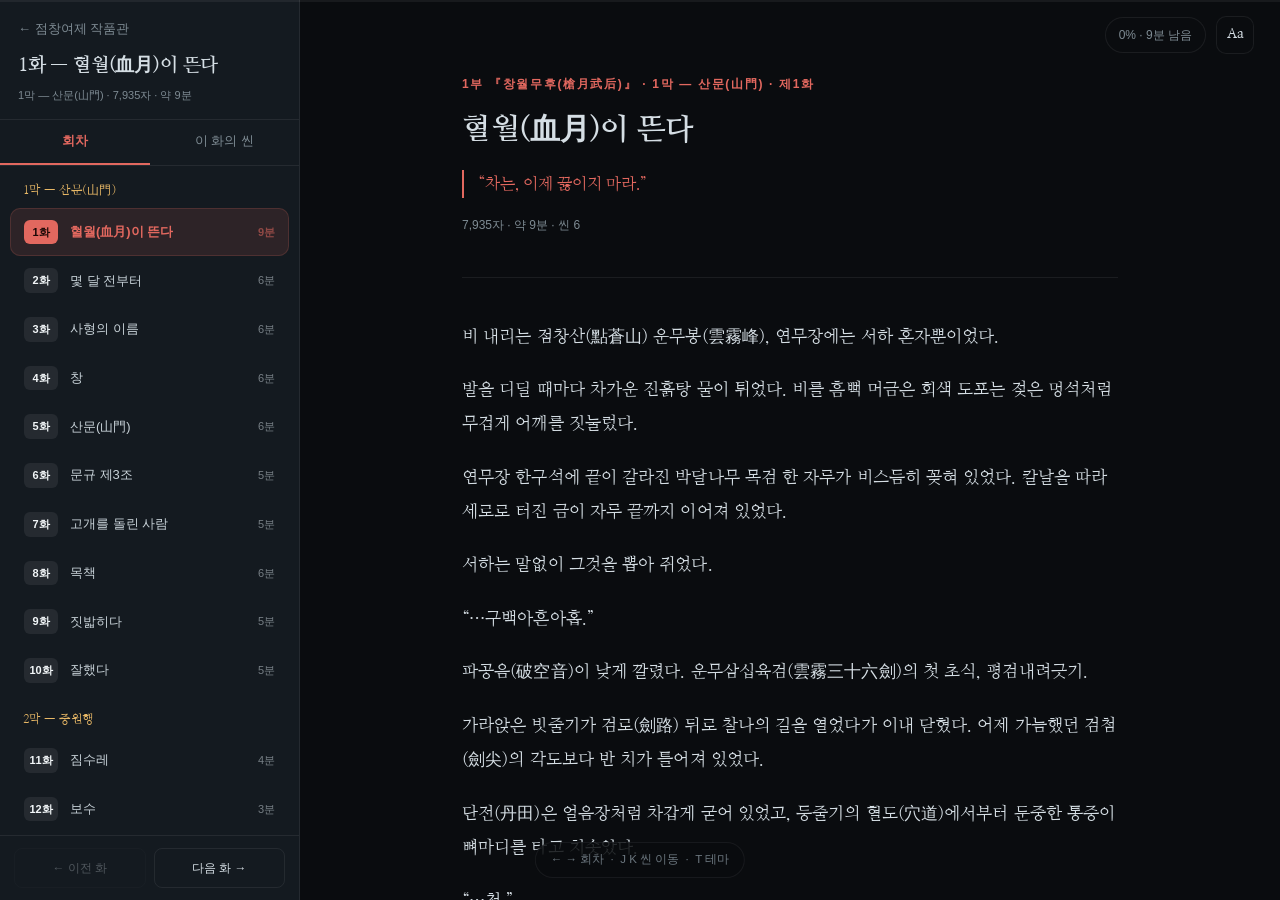
<file: novel_pc.html>
<!DOCTYPE html>
<html lang="ko" data-theme="ink" data-size="3" data-lead="1" data-font="serif">
<head>
<meta charset="utf-8"/>
<meta name="viewport" content="width=device-width, initial-scale=1"/>
<title>점창여제 — 소설 (PC)</title>
<link rel="preconnect" href="https://fonts.googleapis.com"/>
<link rel="preconnect" href="https://fonts.gstatic.com" crossorigin/>
<link href="https://fonts.googleapis.com/css2?family=Nanum+Myeongjo:wght@400;700;800&display=swap" rel="stylesheet"/>
<link rel="stylesheet" href="assets/css/app.css"/>
<link rel="stylesheet" href="assets/css/novel.css"/>
<style>
  body.reader { display:flex; height:100vh; overflow:hidden; }

  aside { width:300px; flex:none; height:100vh; display:flex; flex-direction:column;
    background:var(--panel); border-right:1px solid var(--edge); }
  html[data-theme="sepia"] aside { background:#ece2d1; }
  html[data-theme="night"] aside { background:#0a0a0a; }

  .side-head { padding:18px 18px 14px; border-bottom:1px solid var(--edge); }
  .side-head a { display:flex; align-items:center; gap:8px; font-size:13px; color:var(--text-dim); }
  .side-head a:hover { color:var(--accent); }
  .side-head h1 { font-family:var(--serif); font-size:19px; color:var(--text); margin-top:10px; }
  .side-head p { margin:4px 0 0; font-size:11px; color:var(--text-dim); }

  .side-tabs { display:flex; border-bottom:1px solid var(--edge); }
  .side-tabs button { flex:1; padding:11px; font-size:12.5px; color:var(--text-dim);
    font-family:var(--sans); border-bottom:2px solid transparent; }
  .side-tabs button[aria-pressed="true"] { color:var(--accent); border-bottom-color:var(--accent); font-weight:700; }

  .side-body { flex:1; overflow-y:auto; padding:10px; }
  .side-body.hide { display:none; }

  /* 씬 목차 — 본문을 따라 현재 위치가 움직인다 */
  .toc a { display:block; padding:10px 12px; border-radius:8px; border-left:2px solid transparent;
    font-size:12px; color:var(--text-dim); line-height:1.6; font-family:var(--sans); }
  .toc a:hover { background:rgba(127,127,127,.09); }
  .toc a.on { border-left-color:var(--accent); color:var(--text); background:rgba(127,127,127,.08); }
  .toc a b { display:block; font-size:10.5px; color:var(--accent); margin-bottom:3px; letter-spacing:.08em; }
  .toc a span { display:-webkit-box; -webkit-line-clamp:2; -webkit-box-orient:vertical; overflow:hidden; }

  .side-foot { padding:12px 14px; border-top:1px solid var(--edge); display:flex; gap:8px; }
  .side-foot a { flex:1; text-align:center; padding:9px; border-radius:8px; border:1px solid var(--edge);
    font-size:12px; font-family:var(--sans); color:var(--text); }
  .side-foot a:hover { border-color:var(--accent); color:var(--accent); }
  .side-foot a.off { opacity:.3; pointer-events:none; }

  /* 본문 */
  .stage { flex:1; height:100vh; overflow-y:auto; position:relative; }
  .stage-in { max-width:46em; margin:0 auto; padding:74px 40px 120px; }

  .topright { position:fixed; top:16px; right:26px; z-index:40; display:flex; align-items:center; gap:10px; }
  .readout { font-family:var(--sans); font-size:12px; color:var(--text-dim);
    background:var(--paper); border:1px solid var(--edge); padding:7px 13px; border-radius:999px; }
  .gear { width:38px; height:38px; border-radius:10px; border:1px solid var(--edge);
    background:var(--paper); color:var(--text); font-family:var(--serif); font-weight:700; font-size:14px; }
  .pop { position:fixed; top:62px; right:26px; z-index:41; width:296px; padding:6px 18px 14px;
    background:var(--paper); border:1px solid var(--edge); border-radius:14px;
    box-shadow:0 16px 48px rgba(0,0,0,.4); display:none; }
  .pop.open { display:block; }

  .hint { position:fixed; left:50%; transform:translateX(-50%); bottom:22px; z-index:40;
    font-family:var(--sans); font-size:11.5px; color:var(--text-dim);
    background:var(--paper); border:1px solid var(--edge); padding:7px 15px; border-radius:999px;
    opacity:.85; transition:opacity .3s var(--ease); }
  .hint.gone { opacity:0; pointer-events:none; }

  @media (max-width:1024px) { aside { width:250px; } .stage-in { padding:64px 28px 100px; } }
  @media (max-width:820px) { aside { display:none; } }
</style>
</head>
<body class="reader">

<div class="progress"><i id="pg"></i></div>

<aside>
  <div class="side-head">
    <a href="index.html">← 점창여제 작품관</a>
    <h1 id="s-title"></h1>
    <p id="s-info"></p>
  </div>
  <div class="side-tabs">
    <button id="tab-ep" aria-pressed="true">회차</button>
    <button id="tab-toc" aria-pressed="false">이 화의 씬</button>
  </div>
  <div class="side-body scroll" id="body-ep"></div>
  <div class="side-body scroll toc hide" id="body-toc"></div>
  <div class="side-foot">
    <a id="s-prev">← 이전 화</a>
    <a id="s-next">다음 화 →</a>
  </div>
</aside>

<div class="stage scroll" id="stage">
  <div class="stage-in">
    <div class="opener">
      <div class="n" id="o-n"></div>
      <h1 id="o-title"></h1>
      <p class="hook" id="o-hook"></p>
      <div class="info" id="o-info"></div>
    </div>
    <article class="prose" id="prose"></article>
    <div class="ending" id="ending" hidden>
      <div class="done" id="e-done"></div>
      <div class="cut" id="e-cut"></div>
      <div class="acts">
        <a class="go" id="e-next">다음 화</a>
        <a class="go alt" id="e-webtoon">웹툰으로 보기</a>
        <a class="go alt" href="index.html">작품관</a>
      </div>
    </div>
  </div>
</div>

<div class="topright">
  <span class="readout" id="readout">0%</span>
  <button class="gear" id="gear" aria-label="읽기 설정">Aa</button>
</div>
<div class="pop" id="pop"></div>
<div class="hint" id="hint">← → 회차 &nbsp;·&nbsp; J K 씬 이동 &nbsp;·&nbsp; T 테마</div>

<script src="assets/js/series_data.js"></script>
<script src="assets/js/novel.js"></script>
<script src="assets/js/reader_ui.js"></script>
<script>
(() => {
  const ep = Series.epFromQuery();
  const meta = Series.get(ep);
  const $ = (id) => document.getElementById(id);
  const stage = $("stage");
  const href = (n) => `novel_pc.html?ep=${n}`;

  Novel.apply(Novel.prefs());
  ReaderUI.settingsPanel($("pop"));

  document.title = `${meta.title} — 점창여제`;
  $("s-title").textContent = meta.title;
  $("s-info").textContent = `${Series.actLabel(ep)} · ${meta.chars.toLocaleString()}자 · 약 ${meta.minutes}분`;
  $("o-n").textContent = `${Series.work.part} · ${Series.actLabel(ep)} · 제${ep}화`;
  $("o-title").textContent = meta.title.replace(/^\d+화\s*—\s*/, "");
  if (meta.hook) $("o-hook").textContent = meta.hook; else $("o-hook").hidden = true;
  $("o-info").textContent = `${meta.chars.toLocaleString()}자 · 약 ${meta.minutes}분 · 씬 ${meta.scenes}`;

  ReaderUI.episodeList($("body-ep"), ep, href);
  $("s-prev").href = href(ep - 1); if (ep <= 1) $("s-prev").classList.add("off");
  $("s-next").href = href(ep + 1); if (ep >= Series.count()) $("s-next").classList.add("off");

  $("tab-ep").onclick = () => tab(true);
  $("tab-toc").onclick = () => tab(false);
  function tab(list) {
    $("tab-ep").setAttribute("aria-pressed", list);
    $("tab-toc").setAttribute("aria-pressed", !list);
    $("body-ep").classList.toggle("hide", !list);
    $("body-toc").classList.toggle("hide", list);
  }

  // 설정 팝오버는 바깥을 누르면 닫힌다
  $("gear").onclick = (e) => { e.stopPropagation(); $("pop").classList.toggle("open"); };
  document.addEventListener("click", (e) => {
    if (!$("pop").contains(e.target) && e.target !== $("gear")) $("pop").classList.remove("open");
  });

  let scenes = [];
  Novel.load(ep, (data) => {
    $("prose").innerHTML = Novel.render(data);
    $("ending").hidden = false;
    $("e-done").textContent = `${meta.title} 끝`;
    $("e-cut").textContent = meta.cutGrade
      ? `절단 ${meta.cutGrade}${meta.cutGradeLabel ? " · " + meta.cutGradeLabel : ""}`
      : "";
    ReaderUI.endLinks(meta, ep, href, "webtoon_pc.html", $("e-next"), $("e-webtoon"));

    scenes = [...$("prose").querySelectorAll(".scene")];
    $("body-toc").innerHTML = scenes.map((s, i) =>
      `<a href="#" data-i="${i}"><b>씬 ${i + 1}</b><span>${s.querySelector("p").textContent}</span></a>`).join("");
    $("body-toc").addEventListener("click", (e) => {
      const a = e.target.closest("a[data-i]");
      if (!a) return;
      e.preventDefault();
      goScene(Number(a.dataset.i));
    });

    start();
  }, () => {
    $("prose").innerHTML = '<p style="color:var(--text-dim)">본문을 불러오지 못했습니다. <code>tools/build_web.py</code> 를 실행했는지 확인하세요.</p>';
  });

  function goScene(i) {
    const s = scenes[Math.max(0, Math.min(i, scenes.length - 1))];
    if (s) stage.scrollTo({ top: s.offsetTop - 70, behavior: "smooth" });
  }

  function currentScene() {
    let cur = 0;
    scenes.forEach((s, i) => { if (s.offsetTop - 140 <= stage.scrollTop) cur = i; });
    return cur;
  }

  function start() {
    Novel.track(stage, ep, (r) => {
      $("pg").style.width = (r * 100).toFixed(1) + "%";
      const left = Math.max(0, Math.round(meta.minutes * (1 - r)));
      $("readout").textContent = `${Math.round(r * 100)}%` + (left ? ` · ${left}분 남음` : " · 끝");

      const cur = currentScene();
      $("body-toc").querySelectorAll("a").forEach((a, i) => a.classList.toggle("on", i === cur));
    });

    const saved = Novel.getPos(ep);
    if (saved > 0.04 && saved < 0.97) {
      $("hint").innerHTML = `읽던 곳 <b style="color:var(--accent)">${Math.round(saved * 100)}%</b> 에서 이어 읽기 — 클릭`;
      $("hint").style.cursor = "pointer";
      $("hint").onclick = () => { Novel.scrollTo(stage, saved); $("hint").classList.add("gone"); };
    }
    setTimeout(() => $("hint").classList.add("gone"), 9000);
  }

  ReaderUI.keys({
    prev: () => ep > 1 && (location.href = href(ep - 1)),
    next: () => ep < Series.count() && (location.href = href(ep + 1)),
    extra: (e) => {
      if (e.key === "j" || e.key === "J") { e.preventDefault(); goScene(currentScene() + 1); }
      if (e.key === "k" || e.key === "K") { e.preventDefault(); goScene(currentScene() - 1); }
    },
  });
})();
</script>
</body>
</html>
</file>
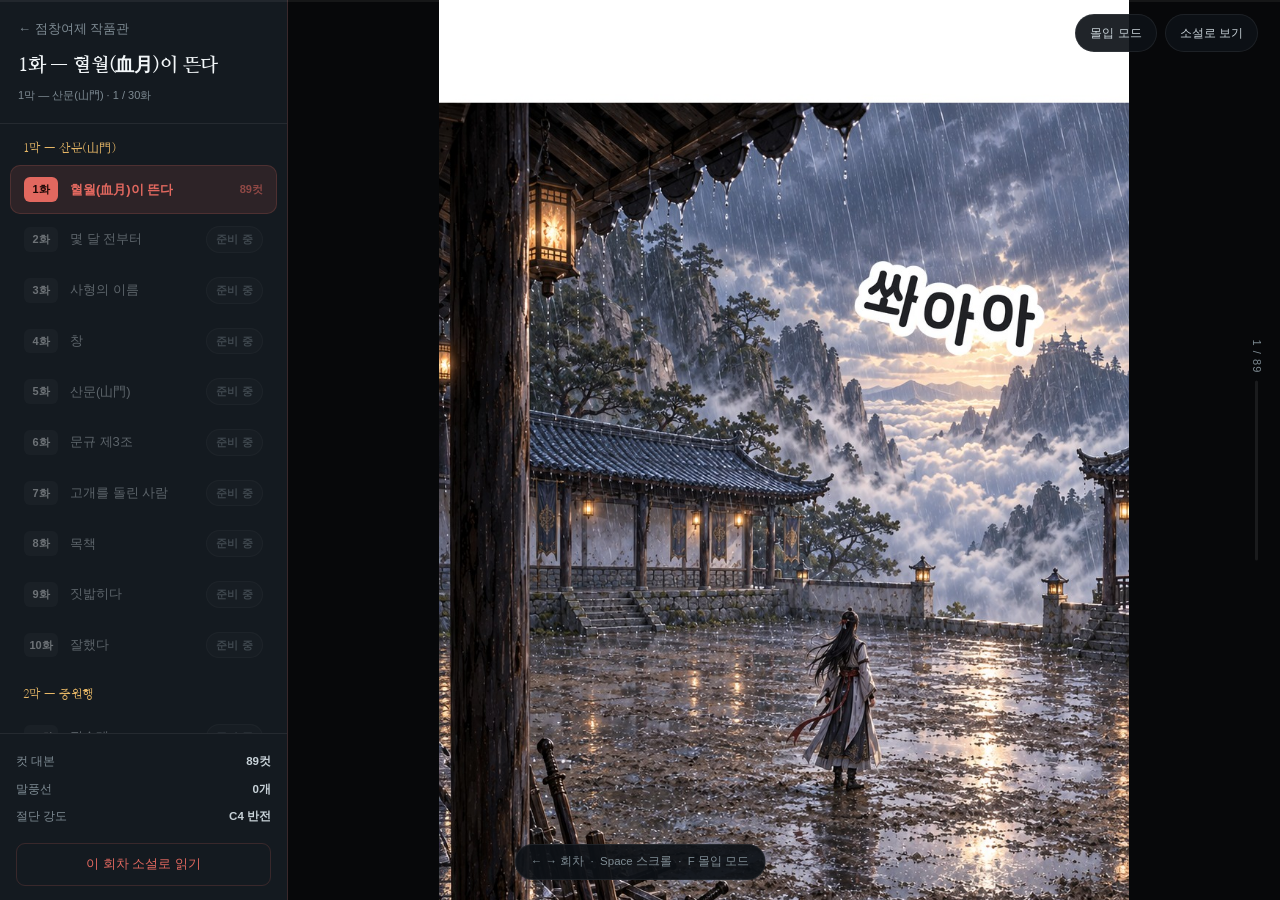
<file: webtoon_pc.html>
<!DOCTYPE html>
<html lang="ko">
<head>
<meta charset="utf-8"/>
<meta name="viewport" content="width=device-width, initial-scale=1"/>
<title>점창여제 — 웹툰 (PC)</title>
<link rel="preconnect" href="https://fonts.googleapis.com"/>
<link rel="preconnect" href="https://fonts.gstatic.com" crossorigin/>
<link href="https://fonts.googleapis.com/css2?family=Nanum+Myeongjo:wght@400;700&display=swap" rel="stylesheet"/>
<link rel="stylesheet" href="assets/css/app.css"/>
<style>
  body { display:flex; height:100vh; overflow:hidden; background:#07080a; }

  aside { width:288px; flex:none; height:100vh; display:flex; flex-direction:column;
    background:var(--panel); border-right:1px solid var(--line); transition:margin-left .25s var(--ease); }
  body.zen aside { margin-left:-288px; }

  .side-head { padding:18px; border-bottom:1px solid var(--line-soft); }
  .side-head a { display:flex; align-items:center; gap:8px; font-size:13px; color:var(--dim); }
  .side-head a:hover { color:var(--coral); }
  .side-head h1 { font-family:var(--serif); font-size:19px; color:var(--white); margin-top:10px; }
  .side-head p { margin:4px 0 0; font-size:11px; color:var(--dim); }
  .side-list { flex:1; overflow-y:auto; padding:10px; }
  .side-foot { padding:14px 16px; border-top:1px solid var(--line-soft); }
  .side-foot .row { display:flex; justify-content:space-between; font-size:11.5px; color:var(--dim); padding:4px 0; }
  .side-foot .row b { color:var(--mist); font-weight:600; }
  .side-foot a { display:block; margin-top:12px; text-align:center; padding:10px; border-radius:9px;
    border:1px solid var(--line); font-size:12.5px; color:var(--coral); }
  .side-foot a:hover { background:var(--coral-dim); }

  .stage { flex:1; height:100vh; overflow-y:auto; position:relative; }
  #cuts { width:var(--col); max-width:100%; margin:0 auto; background:#000; font-size:0; }
  #cuts img { width:100%; height:auto; display:block; }

  .topright { position:fixed; top:14px; right:22px; z-index:40; display:flex; gap:8px; }
  .chip { font-size:12px; color:var(--mist); background:rgba(14,18,23,.92);
    border:1px solid var(--line-soft); padding:8px 14px; border-radius:999px; }
  .chip:hover { border-color:var(--coral); color:var(--coral); }

  /* 우측 컷 인덱스 레일 */
  .rail { position:fixed; right:14px; top:50%; transform:translateY(-50%); z-index:35;
    display:flex; flex-direction:column; align-items:center; gap:7px; }
  .rail .bar-track { width:3px; height:180px; background:rgba(255,255,255,.08); border-radius:2px; position:relative; }
  .rail .bar-track i { position:absolute; left:0; width:3px; background:var(--coral); border-radius:2px; top:0; height:0; }
  .rail .n { font-size:11px; color:var(--dim); writing-mode:vertical-rl; letter-spacing:.1em; }

  .pending { width:var(--col); max-width:100%; margin:0 auto; padding:88px 40px 60px; text-align:center; }
  .pending .seal { font-family:var(--serif); font-size:72px; color:rgba(226,104,95,.2); line-height:1; margin-bottom:26px; }
  .pending h2 { font-size:27px; color:var(--white); margin-bottom:12px; }
  .pending .hook { font-family:var(--serif); font-size:16px; color:var(--amber); line-height:1.9;
    margin:0 auto 32px; max-width:26em; }
  .stat { display:grid; grid-template-columns:repeat(3,1fr); gap:1px; background:var(--line-soft);
    border:1px solid var(--line-soft); border-radius:var(--r); overflow:hidden; margin-bottom:30px; }
  .stat div { background:var(--panel); padding:20px 10px; }
  .stat .v { font-family:var(--serif); font-size:26px; color:var(--white); }
  .stat .k { font-size:11px; color:var(--dim); margin-top:4px; }
  .pending .note { font-size:13.5px; color:var(--dim); line-height:2; margin-bottom:30px; }
  .pending .acts { display:flex; gap:10px; justify-content:center; flex-wrap:wrap; }

  .end { width:var(--col); max-width:100%; margin:0 auto; padding:56px 40px 80px; text-align:center;
    border-top:1px solid var(--line-soft); }
  .end .done { font-family:var(--serif); font-size:20px; color:var(--white); margin-bottom:6px; }
  .end .sub { font-size:12.5px; color:var(--dim); margin-bottom:26px; }
  .end .acts { display:flex; gap:10px; justify-content:center; flex-wrap:wrap; }

  .hint { position:fixed; left:50%; transform:translateX(-50%); bottom:20px; z-index:40;
    font-size:11.5px; color:var(--dim); background:rgba(14,18,23,.92);
    border:1px solid var(--line-soft); padding:7px 15px; border-radius:999px;
    transition:opacity .3s var(--ease); }
  .hint.gone { opacity:0; pointer-events:none; }

  @media (max-width:1120px) { aside { width:240px; } }
</style>
</head>
<body>

<div class="progress"><i id="pg"></i></div>

<aside>
  <div class="side-head">
    <a href="index.html">← 점창여제 작품관</a>
    <h1 id="s-title"></h1>
    <p id="s-info"></p>
  </div>
  <div class="side-list scroll" id="list-body"></div>
  <div class="side-foot">
    <div class="row"><span>컷 대본</span><b id="f-cuts"></b></div>
    <div class="row"><span>말풍선</span><b id="f-bub"></b></div>
    <div class="row"><span>절단 강도</span><b id="f-grade"></b></div>
    <a id="f-novel">이 회차 소설로 읽기</a>
  </div>
</aside>

<div class="stage scroll" id="stage">
  <div id="cuts"></div>
  <div id="pending"></div>
  <div class="end" id="end" hidden>
    <div class="done" id="e-done"></div>
    <div class="sub" id="e-sub"></div>
    <div class="acts">
      <a class="btn btn-fill" id="e-next">다음 화</a>
      <a class="btn btn-ghost" id="e-novel">소설로 읽기</a>
      <a class="btn btn-ghost" href="index.html">작품관</a>
    </div>
  </div>
</div>

<div class="topright">
  <button class="chip" id="zen">몰입 모드</button>
  <a class="chip" id="to-novel">소설로 보기</a>
</div>

<div class="rail" id="rail" hidden>
  <span class="n" id="rail-n">1 / 1</span>
  <div class="bar-track"><i id="rail-fill"></i></div>
</div>

<div class="hint" id="hint">← → 회차 &nbsp;·&nbsp; Space 스크롤 &nbsp;·&nbsp; F 몰입 모드</div>

<script src="assets/js/series_data.js"></script>
<script src="assets/js/novel.js"></script>
<script src="assets/js/reader_ui.js"></script>
<script>
(() => {
  const ep = Series.epFromQuery();
  const meta = Series.get(ep);
  const $ = (id) => document.getElementById(id);
  const stage = $("stage");
  const href = (n) => `webtoon_pc.html?ep=${n}`;

  document.title = `${meta.title} — 점창여제`;
  $("s-title").textContent = meta.title;
  $("s-info").textContent = `${Series.actLabel(ep)} · ${ep} / ${Series.count()}화`;
  $("f-cuts").textContent = `${meta.scriptCuts}컷`;
  $("f-bub").textContent = `${meta.bubbles}개`;
  $("f-grade").textContent = meta.cutGrade
    ? `${meta.cutGrade}${meta.cutGradeLabel ? " " + meta.cutGradeLabel : ""}` : "—";
  $("f-novel").href = $("to-novel").href = $("e-novel").href = `novel_pc.html?ep=${ep}`;

  ReaderUI.episodeList($("list-body"), ep, href, { requireCuts: true });

  if (meta.webtoonReady) {
    $("cuts").innerHTML = meta.cuts.map((src, i) =>
      `<img src="${src}" alt="${ep}화 ${i + 1}컷" loading="${i < 3 ? "eager" : "lazy"}" decoding="async"/>`).join("");
    $("rail").hidden = false;
    $("end").hidden = false;
    $("e-done").textContent = `${meta.title} 끝`;
    $("e-sub").textContent = `${meta.cuts.length}컷` +
      (meta.cutGrade ? ` · 절단 ${meta.cutGrade}` : "");
    trackCuts();
  } else {
    $("pending").innerHTML = `
      <div class="pending">
        <div class="seal">槍</div>
        <h2>${meta.title.replace(/^\d+화\s*—\s*/, "")}</h2>
        <p class="hook">${meta.hook}</p>
        <div class="stat">
          <div><div class="v">${meta.scriptCuts}</div><div class="k">컷 대본</div></div>
          <div><div class="v">${meta.bubbles}</div><div class="k">말풍선</div></div>
          <div><div class="v">${meta.cutGrade || "—"}</div><div class="k">절단 강도</div></div>
        </div>
        <p class="note">이 회차는 <b style="color:var(--mist)">컷 대본까지 완료</b>되었습니다.
          작화(<code>03.make</code>)가 끝나면 이 자리에 컷이 채워집니다.<br/>
          지금은 같은 이야기를 소설로 먼저 읽을 수 있습니다.</p>
        <div class="acts">
          <a class="btn btn-fill" href="novel_pc.html?ep=${ep}">소설로 읽기 · ${meta.minutes}분</a>
          <a class="btn btn-ghost" href="index.html">작품관</a>
        </div>
      </div>`;
  }

  function trackCuts() {
    const imgs = [...$("cuts").querySelectorAll("img")];
    const tick = () => {
      const max = stage.scrollHeight - stage.clientHeight;
      const r = max > 0 ? Math.min(stage.scrollTop / max, 1) : 0;
      $("pg").style.width = (r * 100).toFixed(1) + "%";
      $("rail-fill").style.height = (r * 180) + "px";
      const mid = stage.scrollTop + stage.clientHeight / 2;
      let n = 1;
      imgs.forEach((im, i) => { if (im.offsetTop <= mid) n = i + 1; });
      $("rail-n").textContent = `${n} / ${imgs.length}`;
    };
    stage.addEventListener("scroll", tick, { passive: true });
    window.addEventListener("load", tick);
    tick();
  }

  const prevOk = ep > 1;
  const nextEp = ep + 1;
  const nextOk = nextEp <= Series.count();
  if (nextOk) { $("e-next").href = href(nextEp); $("e-next").textContent = `${nextEp}화 보기`; }
  else { $("e-next").className = "btn btn-ghost"; $("e-next").textContent = "1막 완결"; $("e-next").href = "index.html"; }

  const zen = () => document.body.classList.toggle("zen");
  $("zen").onclick = zen;

  ReaderUI.keys({
    prev: () => prevOk && (location.href = href(ep - 1)),
    next: () => nextOk && (location.href = href(nextEp)),
    extra: (e) => {
      if (e.key === "f" || e.key === "F") zen();
      if (e.key === " ") { e.preventDefault(); stage.scrollBy({ top: stage.clientHeight * 0.85, behavior: "smooth" }); }
    },
  });

  setTimeout(() => $("hint").classList.add("gone"), 8000);
})();
</script>
</body>
</html>
</file>
<file: assets/css/app.css>
/* 『점창여제』 전시 뷰어 — 공용 디자인 시스템
 * 색은 00.bible/03 그림체와 연출의 팔레트를 그대로 가져왔다.
 * 차콜 펜선 · 코랄 로즈(댕기) · 골드 앰버(눈) · 운해의 흰빛.
 */

:root {
  --ink: #0a0c0f;
  --ink-2: #0e1217;
  --panel: #141a20;
  --panel-2: #1a222a;
  --line: rgba(226, 104, 95, 0.18);
  --line-soft: rgba(255, 255, 255, 0.07);
  --coral: #e2685f;
  --coral-dim: rgba(226, 104, 95, 0.12);
  --amber: #e8b866;
  --mist: #c8d2d8;
  --white: #f2f6f8;
  --dim: #7e8b93;

  --serif: "Nanum Myeongjo", "Apple SD Gothic Neo", "Noto Serif KR", serif;
  --sans: "Pretendard", -apple-system, BlinkMacSystemFont, "Apple SD Gothic Neo",
    "Malgun Gothic", sans-serif;

  --col: 690px;          /* 웹툰 원고 폭 */
  --bar: 56px;
  --r: 12px;
  --ease: cubic-bezier(0.22, 0.61, 0.36, 1);
}

* { box-sizing: border-box; }

[hidden] { display: none !important; }

html { -webkit-text-size-adjust: 100%; }

body {
  margin: 0;
  background: var(--ink);
  color: var(--mist);
  font-family: var(--sans);
  line-height: 1.7;
  -webkit-font-smoothing: antialiased;
  overflow-x: hidden;
}

a { color: inherit; text-decoration: none; }
img { max-width: 100%; display: block; }
button { font: inherit; color: inherit; background: none; border: 0; cursor: pointer; }

h1, h2, h3 { font-family: var(--serif); font-weight: 700; letter-spacing: -0.01em; margin: 0; }

::selection { background: var(--coral); color: var(--ink); }

/* 스크롤바 — 어두운 배경에서 흰 막대가 튀는 것을 막는다 */
.scroll::-webkit-scrollbar { width: 6px; height: 6px; }
.scroll::-webkit-scrollbar-track { background: transparent; }
.scroll::-webkit-scrollbar-thumb { background: #2e3a44; border-radius: 3px; }
.scroll { scrollbar-width: thin; scrollbar-color: #2e3a44 transparent; }

/* ---------- 조각 ---------- */

.wrap { max-width: 1120px; margin: 0 auto; padding: 0 24px; }

.badge {
  display: inline-flex;
  align-items: center;
  gap: 5px;
  padding: 3px 9px;
  border-radius: 999px;
  border: 1px solid var(--line);
  background: var(--coral-dim);
  color: var(--coral);
  font-size: 11px;
  font-weight: 700;
  letter-spacing: 0.02em;
  white-space: nowrap;
}
.badge.amber { color: var(--amber); border-color: rgba(232, 184, 102, 0.28); background: rgba(232, 184, 102, 0.1); }
.badge.mute { color: var(--dim); border-color: var(--line-soft); background: rgba(255, 255, 255, 0.04); }

.btn {
  display: inline-flex;
  align-items: center;
  justify-content: center;
  gap: 8px;
  padding: 13px 24px;
  border-radius: 10px;
  font-weight: 700;
  font-size: 15px;
  border: 1px solid transparent;
  transition: transform 0.15s var(--ease), background 0.15s var(--ease), border-color 0.15s var(--ease);
}
.btn:active { transform: translateY(1px); }
.btn-fill { background: var(--coral); color: #1a0806; }
.btn-fill:hover { background: #ee7b72; }
.btn-ghost { border-color: var(--line); color: var(--white); background: rgba(255, 255, 255, 0.03); }
.btn-ghost:hover { border-color: var(--coral); }

.card {
  background: var(--panel);
  border: 1px solid var(--line-soft);
  border-radius: var(--r);
  transition: border-color 0.18s var(--ease), transform 0.18s var(--ease);
}
.card:hover { border-color: var(--line); }

.rule { height: 1px; background: var(--line-soft); border: 0; margin: 0; }

.sr-only {
  position: absolute; width: 1px; height: 1px;
  padding: 0; margin: -1px; overflow: hidden;
  clip: rect(0 0 0 0); white-space: nowrap; border: 0;
}

/* 진행 바 — 뷰어 4장이 공유 */
.progress {
  position: fixed; top: 0; left: 0; right: 0; height: 2px;
  background: rgba(255, 255, 255, 0.06); z-index: 60;
}
.progress > i { display: block; height: 100%; width: 0; background: var(--coral); transition: width 0.1s linear; }

/* 뷰어 상·하단 바 공통 */
.bar {
  position: fixed; left: 0; right: 0; z-index: 50;
  background: rgba(14, 18, 23, 0.94);
  backdrop-filter: blur(12px);
  transition: transform 0.25s var(--ease), opacity 0.25s var(--ease);
}
.bar.top { top: 0; border-bottom: 1px solid var(--line); }
.bar.bottom { bottom: 0; border-top: 1px solid var(--line); padding-bottom: env(safe-area-inset-bottom); }
.bar.hidden.top { transform: translateY(-100%); opacity: 0; }
.bar.hidden.bottom { transform: translateY(100%); opacity: 0; }

.bar-inner {
  max-width: var(--col); margin: 0 auto; height: var(--bar);
  display: flex; align-items: center; justify-content: space-between;
  gap: 8px; padding: 0 8px;
}

.icon-btn {
  width: 44px; height: 44px; border-radius: 10px;
  display: inline-flex; align-items: center; justify-content: center;
  color: var(--mist); font-size: 18px; line-height: 1;
}
.icon-btn:hover { background: rgba(255, 255, 255, 0.06); color: var(--white); }
.icon-btn:disabled { opacity: 0.25; pointer-events: none; }

/* 회차 목록 바텀시트 */
.sheet-back {
  position: fixed; inset: 0; z-index: 70; background: rgba(0, 0, 0, 0.75);
  opacity: 0; pointer-events: none; transition: opacity 0.22s var(--ease);
}
.sheet-back.open { opacity: 1; pointer-events: auto; }
.sheet {
  position: fixed; left: 0; right: 0; bottom: 0; z-index: 71;
  max-height: 78vh; display: flex; flex-direction: column;
  background: var(--panel); border-top: 1px solid var(--line);
  border-radius: 18px 18px 0 0;
  transform: translateY(101%); transition: transform 0.26s var(--ease);
  padding-bottom: env(safe-area-inset-bottom);
}
.sheet.open { transform: translateY(0); }
.sheet-head {
  display: flex; align-items: center; justify-content: space-between;
  padding: 16px 18px; border-bottom: 1px solid var(--line-soft);
  font-size: 14px; font-weight: 700; color: var(--white);
}
.sheet-list { overflow-y: auto; padding: 12px; display: flex; flex-direction: column; gap: 6px; }

/* 회차 행 — 시트·사이드바 공용 */
.grp {
  font-family: var(--serif); font-size: 12px; color: var(--amber);
  padding: 14px 13px 7px; letter-spacing: .04em;
}
.grp:first-child { padding-top: 4px; }

.ep-row {
  display: flex; align-items: center; gap: 12px;
  padding: 11px 13px; border-radius: 10px;
  border: 1px solid transparent; color: var(--mist);
  transition: background 0.15s var(--ease);
}
.ep-row:hover { background: rgba(255, 255, 255, 0.05); }
.ep-row.current { background: var(--coral-dim); border-color: var(--line); color: var(--coral); font-weight: 700; }
.ep-row .n {
  flex: none; width: 34px; text-align: center; font-size: 11px; font-weight: 700;
  padding: 3px 0; border-radius: 6px; background: rgba(255, 255, 255, 0.07); color: var(--white);
}
.ep-row.current .n { background: var(--coral); color: #1a0806; }
.ep-row .t { font-size: 13px; overflow: hidden; text-overflow: ellipsis; white-space: nowrap; }

@media (prefers-reduced-motion: reduce) {
  * { animation-duration: 0.01ms !important; transition-duration: 0.01ms !important; }
}
</file>
<file: assets/css/novel.css>
/* 소설 뷰어 — 조판과 테마. 모바일·PC 공용.
 * 테마·글자 크기·행간은 <html data-theme|data-size|data-lead|data-font> 로 갈린다.
 */

:root {
  --paper: var(--ink);
  --text: #d5dee4;
  --text-dim: #7e8b93;
  --edge: rgba(255, 255, 255, 0.07);
  --accent: var(--coral);
  --fs: 17px;
  --lh: 2;
}

html[data-theme="sepia"] {
  --paper: #f3ebdd;
  --text: #2f2921;
  --text-dim: #8a7c68;
  --edge: rgba(70, 58, 40, 0.16);
  --accent: #a8442f;
}
html[data-theme="night"] {
  --paper: #000;
  --text: #9fa9b0;
  --text-dim: #5b666e;
  --edge: rgba(255, 255, 255, 0.06);
  --accent: #b9524b;
}

html[data-size="1"] { --fs: 15px; }
html[data-size="2"] { --fs: 17px; }
html[data-size="3"] { --fs: 19px; }
html[data-size="4"] { --fs: 21px; }
html[data-size="5"] { --fs: 24px; }

html[data-lead="0"] { --lh: 1.75; }
html[data-lead="1"] { --lh: 2; }
html[data-lead="2"] { --lh: 2.3; }

body.reader {
  background: var(--paper);
  color: var(--text);
  transition: background 0.2s var(--ease), color 0.2s var(--ease);
}

/* ---- 본문 조판 ---- */
.prose {
  font-family: var(--serif);
  font-size: var(--fs);
  line-height: var(--lh);
  letter-spacing: 0.005em;
  word-break: keep-all;
  overflow-wrap: break-word;
}
html[data-font="sans"] .prose { font-family: var(--sans); letter-spacing: -0.005em; }

.prose p { margin: 0 0 1.15em; }
/* 대사 줄은 들여쓰기 대신 살짝 띄워 호흡을 준다 */
.prose p:has(+ p) { margin-bottom: 1.15em; }

.scene { margin: 0; }
.sep {
  text-align: center;
  color: var(--accent);
  opacity: 0.5;
  font-size: 13px;
  letter-spacing: 0.5em;
  margin: 3.2em 0 3em;
  user-select: none;
}

/* ---- 회차 머리 ---- */
.opener { padding: 0 0 2.6em; border-bottom: 1px solid var(--edge); margin-bottom: 2.6em; }
.opener .n { font-size: 12px; font-weight: 700; letter-spacing: 0.14em; color: var(--accent); }
.opener h1 {
  font-family: var(--serif); color: var(--text);
  font-size: calc(var(--fs) * 1.75); line-height: 1.45; margin: 0.5em 0 0.6em;
}
.opener .hook {
  font-family: var(--serif); font-size: calc(var(--fs) * 0.92);
  color: var(--accent); line-height: 1.8; margin: 0;
  padding-left: 14px; border-left: 2px solid var(--accent);
}
.opener .info { margin-top: 1.4em; font-family: var(--sans); font-size: 12px; color: var(--text-dim); }

/* ---- 회차 끝 ---- */
.ending { margin-top: 4em; padding-top: 2.4em; border-top: 1px solid var(--edge); text-align: center; }
.ending .done { font-family: var(--serif); font-size: calc(var(--fs) * 1.05); color: var(--text); margin-bottom: 8px; }
.ending .cut { font-family: var(--sans); font-size: 12.5px; color: var(--text-dim); margin-bottom: 22px; }
.ending .acts { display: flex; gap: 10px; justify-content: center; flex-wrap: wrap; }
.ending .go {
  font-family: var(--sans); font-size: 14px; font-weight: 700;
  padding: 12px 22px; border-radius: 10px;
  background: var(--accent); color: var(--paper);
}
.ending .go.alt { background: transparent; border: 1px solid var(--edge); color: var(--text); }
.ending .go.off { opacity: 0.35; pointer-events: none; }

/* ---- 설정 패널 ---- */
.settings-row { display: flex; align-items: center; justify-content: space-between; gap: 14px; padding: 13px 4px; }
.settings-row + .settings-row { border-top: 1px solid var(--edge); }
.settings-row .lbl { font-family: var(--sans); font-size: 13px; color: var(--text-dim); }
.seg { display: flex; gap: 4px; }
.seg button {
  min-width: 38px; padding: 7px 11px; border-radius: 8px;
  border: 1px solid var(--edge); font-size: 13px; color: var(--text);
  font-family: var(--sans); background: transparent;
}
.seg button[aria-pressed="true"] { background: var(--accent); border-color: var(--accent); color: var(--paper); font-weight: 700; }
.swatch { width: 34px; height: 34px; border-radius: 8px; border: 1px solid var(--edge); }
.swatch[data-t="ink"] { background: #0a0c0f; }
.swatch[data-t="sepia"] { background: #f3ebdd; }
.swatch[data-t="night"] { background: #000; }
.swatch[aria-pressed="true"] { outline: 2px solid var(--accent); outline-offset: 2px; }

/* 테마가 바뀌면 공용 바도 따라간다 */
html[data-theme="sepia"] .bar { background: rgba(243, 235, 221, 0.95); border-color: var(--edge); }
/* 상단바 글자는 --text 를 따라간다(novel_mobile.html). 테마별 예외를 두지 않는다. */
html[data-theme="sepia"] .pct,
html[data-theme="sepia"] .resume { background: #f8f2e8; border-color: rgba(70,58,40,.2); color: #2f2921; }
html[data-theme="sepia"] .resume b { color: #a8442f; }
html[data-theme="sepia"] .sheet .tabs button[aria-pressed="true"] { color: #f8f2e8; }
html[data-theme="sepia"] .sheet-head .icon-btn { color: #6b5f4d; }
html[data-theme="sepia"] .badge.mute { color: #8a7c68; border-color: rgba(70,58,40,.2); background: rgba(70,58,40,.06); }

/* 야간 테마도 같은 이유로 한 번 더 고정한다 */
html[data-theme="night"] .bar { background: rgba(0,0,0,.95); }
html[data-theme="sepia"] .sheet { background: #f8f2e8; }
html[data-theme="sepia"] .sheet-head { color: #2f2921; }
html[data-theme="sepia"] .ep-row { color: #4a4234; }
html[data-theme="sepia"] .ep-row .n { background: rgba(70, 58, 40, 0.12); color: #2f2921; }
html[data-theme="sepia"] .ep-row.current { color: #a8442f; background: rgba(168, 68, 47, 0.12); }
html[data-theme="sepia"] .ep-row.current .n { background: #a8442f; color: #f8f2e8; }
html[data-theme="sepia"] .progress > i { background: #a8442f; }
</file>
